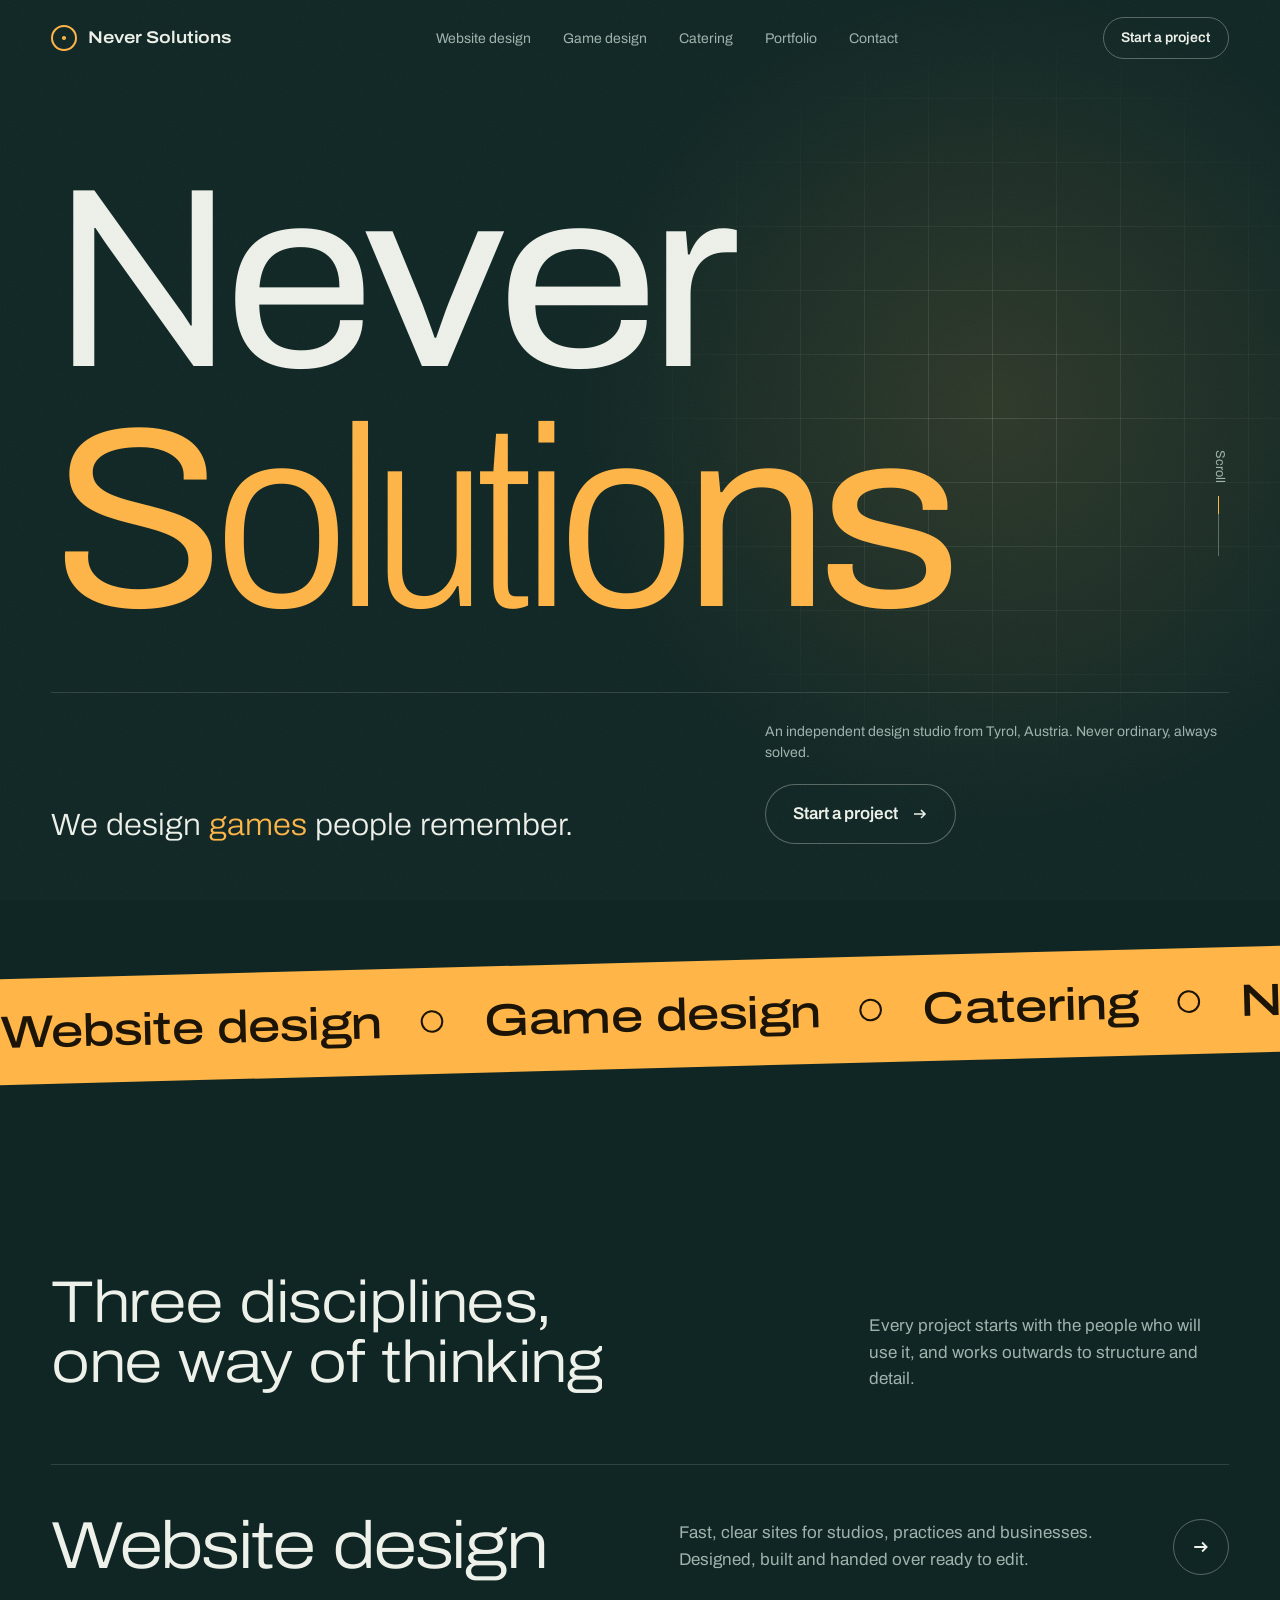
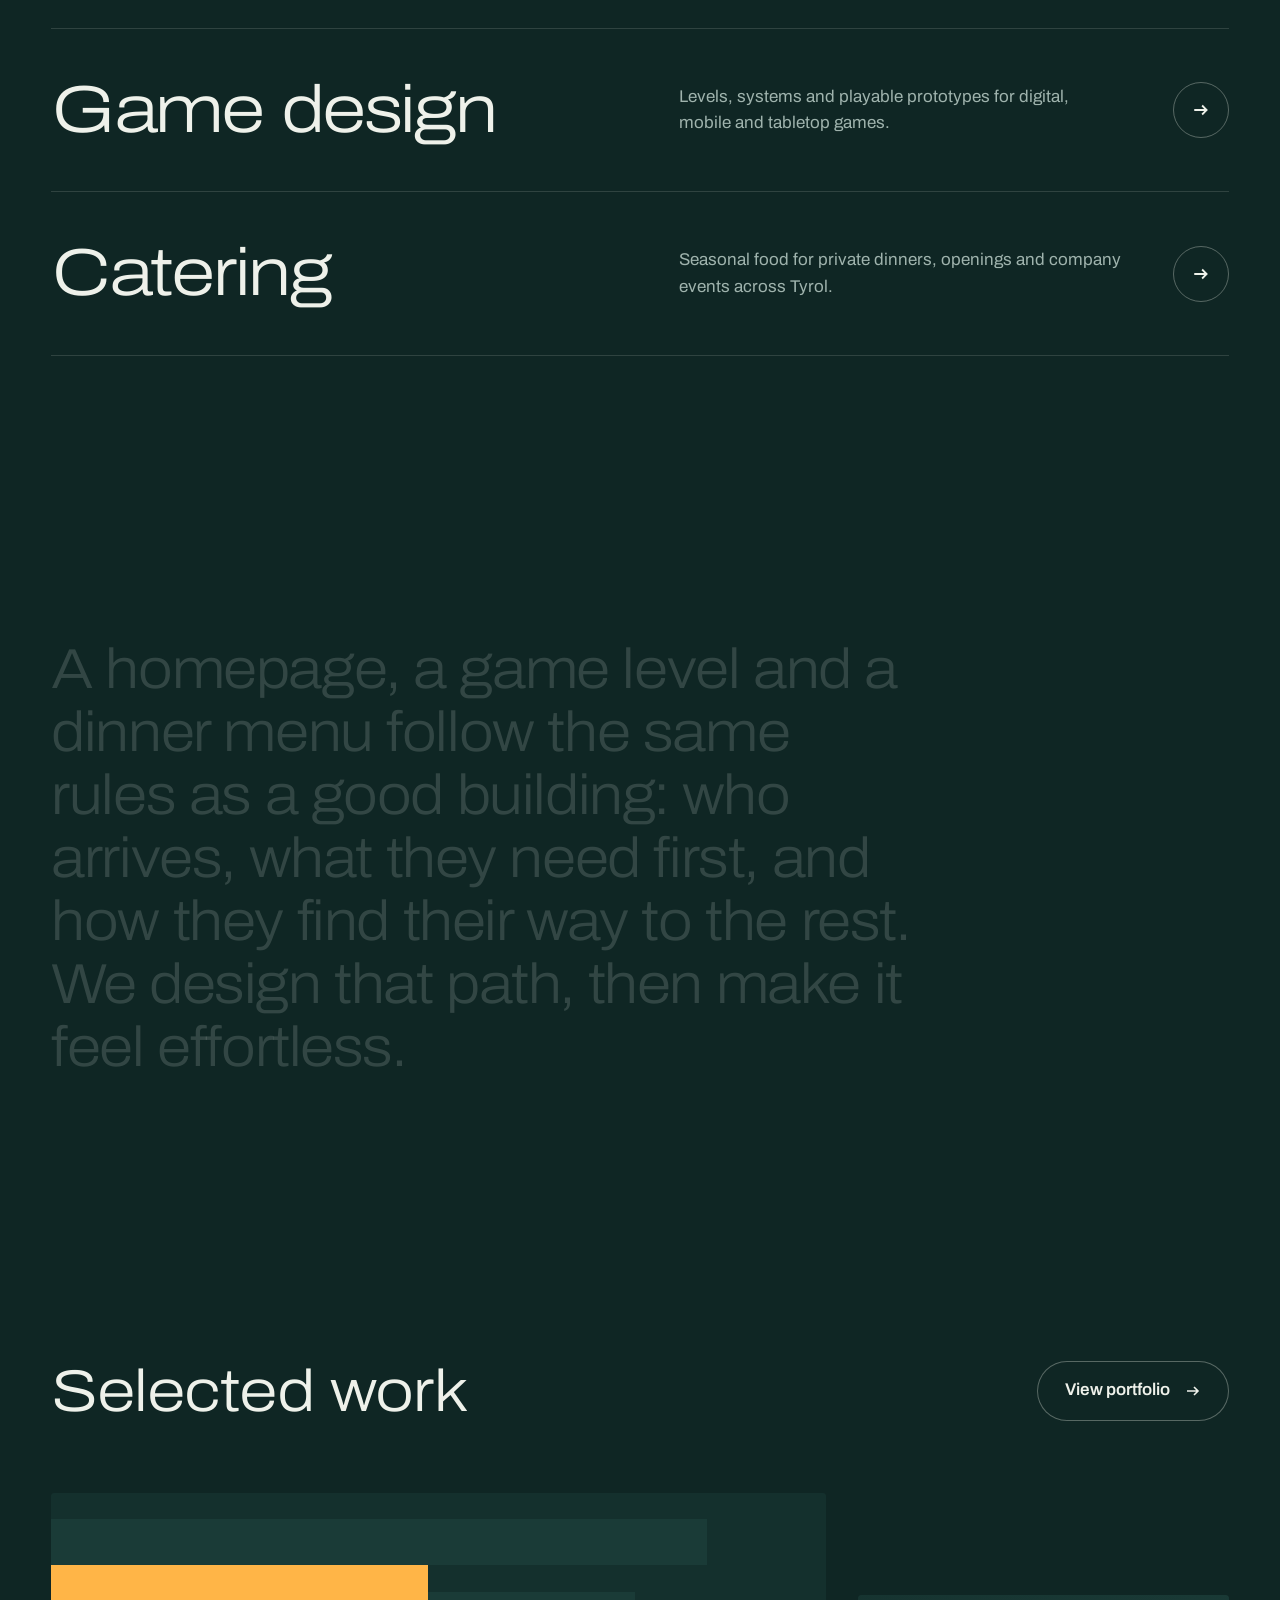
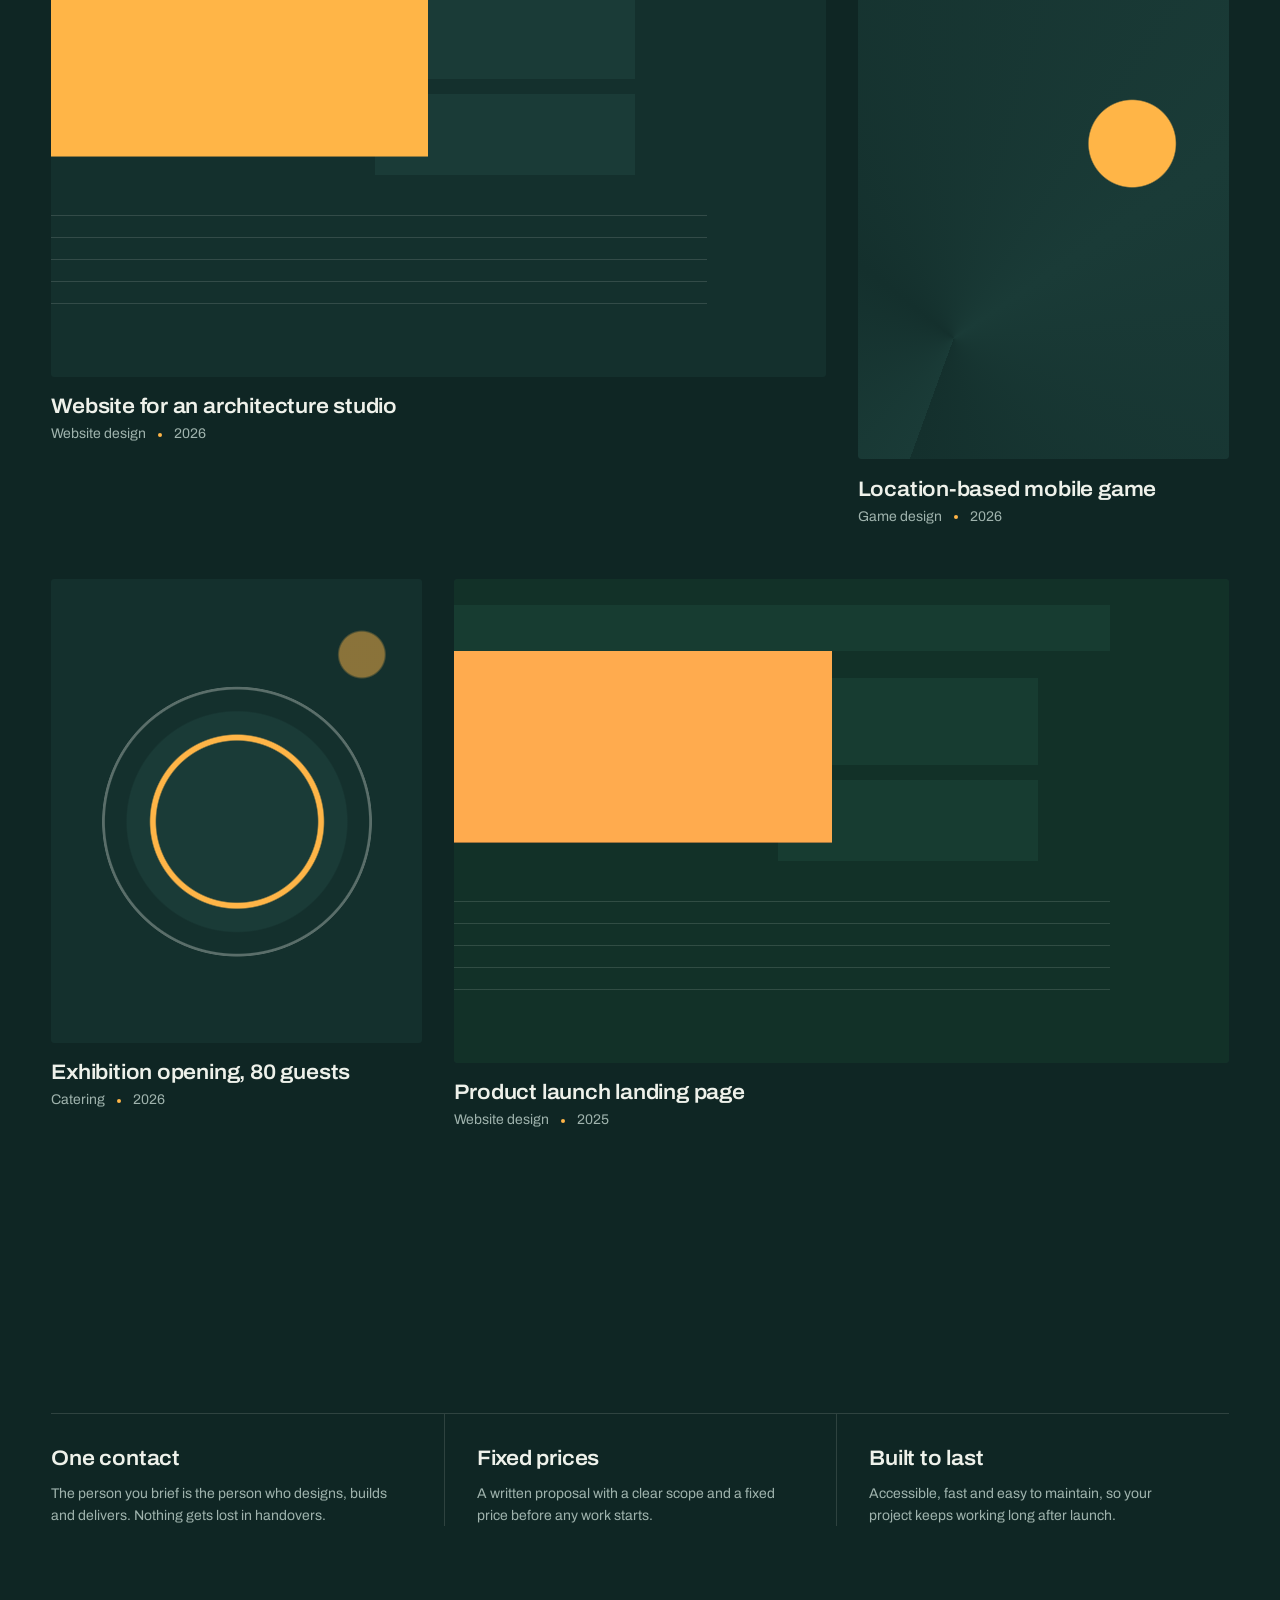
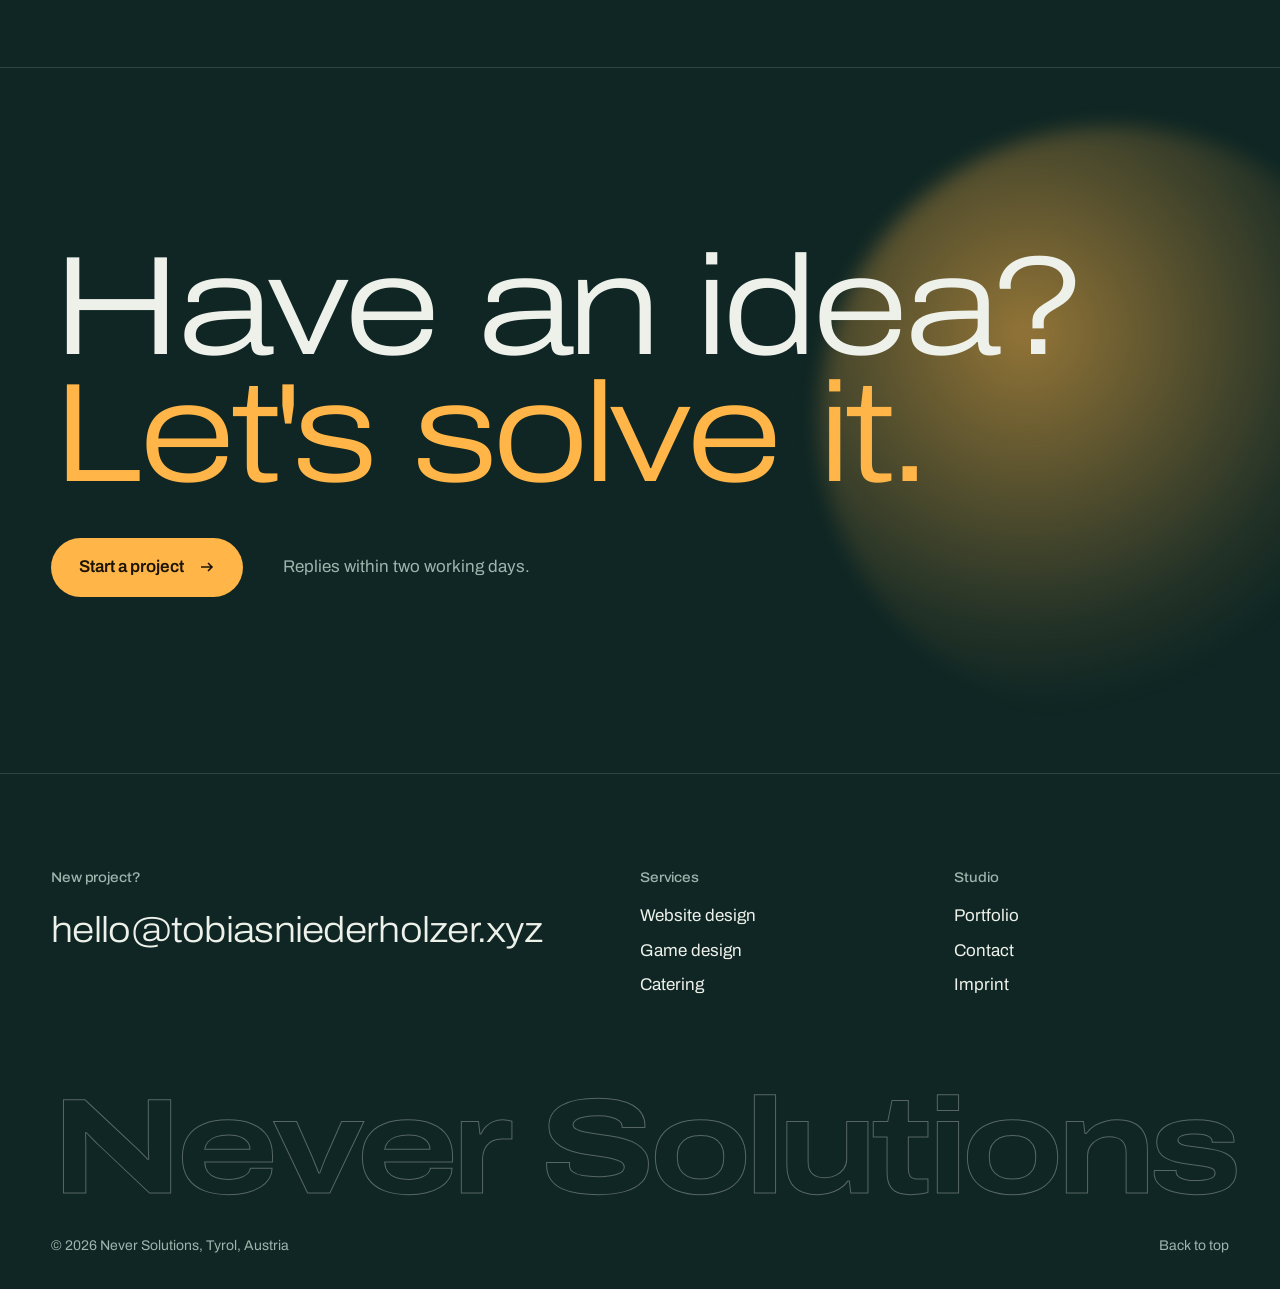
<file: index.html>
<!doctype html>
<html lang="en">
<head>
  <meta charset="utf-8">
  <meta name="viewport" content="width=device-width, initial-scale=1">
  <title>Never Solutions | Website design, game design, catering</title>
  <meta name="description" content="Never Solutions is a design studio from Tyrol, Austria for website design, game design and catering.">
  <meta name="theme-color" content="#0f2624">
  <link rel="canonical" href="https://tobiasniederholzer.xyz/">
  <meta property="og:title" content="Never Solutions | Website design, game design, catering">
  <meta property="og:description" content="Never Solutions is a design studio from Tyrol, Austria for website design, game design and catering.">
  <meta property="og:url" content="https://tobiasniederholzer.xyz/">
  <meta property="og:type" content="website">
  <link rel="icon" href="assets/favicon.svg" type="image/svg+xml">
  <link rel="preconnect" href="https://fonts.googleapis.com">
  <link rel="preconnect" href="https://fonts.gstatic.com" crossorigin>
  <link href="https://fonts.googleapis.com/css2?family=Archivo:wdth,wght@62..125,100..900&display=swap" rel="stylesheet">
  <link rel="stylesheet" href="assets/style.css">
</head>
<body>
  <a class="skip" href="#main">Skip to content</a>
  <div class="curtain" aria-hidden="true"><span>Never Solutions</span></div>

  <header class="site-header">
    <div class="wrap">
      <a class="brand" href="./"><span class="brand-mark" aria-hidden="true"></span>Never Solutions</a>
      <nav class="nav" id="site-nav" aria-label="Main">
        <ul>
          <li><a href="website-design.html">Website design</a></li>
          <li><a href="game-design.html">Game design</a></li>
          <li><a href="catering.html">Catering</a></li>
          <li><a href="portfolio.html">Portfolio</a></li>
          <li><a href="contact.html">Contact</a></li>
        </ul>
      </nav>
      <a class="nav-cta" href="contact.html">Start a project</a>
      <button class="nav-toggle" aria-expanded="false" aria-controls="site-nav"><span>Menu</span><i aria-hidden="true"></i></button>
    </div>
  </header>

  <main id="main">
    <section class="hero">
      <div class="wrap">
        <h1 class="wordmark" aria-label="Never Solutions">
          <span class="line">Never</span>
          <span class="line">Solutions</span>
        </h1>
        <div class="hero-foot">
          <p class="lede">We design
            <span class="rotator" aria-hidden="true"><span>websites</span><span>games</span><span>dinners</span></span><span class="sr-only">websites, games and dinners</span>
            people remember.</p>
          <div class="side">
            <p>An independent design studio from Tyrol, Austria. Never ordinary, always solved.</p>
            <a class="btn ghost" href="contact.html">Start a project <svg viewBox="0 0 16 16" fill="none" aria-hidden="true"><path d="M2 8h11M9 4l4 4-4 4" stroke="currentColor" stroke-width="1.6"/></svg></a>
          </div>
        </div>
      </div>
      <div class="scroll-hint" aria-hidden="true">Scroll</div>
    </section>

    <div class="marquee" aria-hidden="true">
      <div class="marquee-track">
        <span>Website design</span><span>Game design</span><span>Catering</span><span>Never ordinary</span><span>Always solved</span>
        <span>Website design</span><span>Game design</span><span>Catering</span><span>Never ordinary</span><span>Always solved</span>
      </div>
    </div>

    <section class="section" id="services">
      <div class="wrap">
        <div class="section-head">
          <h2 class="split">Three disciplines, one way of thinking</h2>
          <p class="reveal">Every project starts with the people who will use it, and works outwards to structure and detail.</p>
        </div>
        <ul class="rows">
          <li class="row"><a href="website-design.html">
            <span class="row-name">Website design</span>
            <p class="row-desc">Fast, clear sites for studios, practices and businesses. Designed, built and handed over ready to edit.</p>
            <span class="row-go" aria-hidden="true"><svg viewBox="0 0 16 16" fill="none" aria-hidden="true"><path d="M2 8h11M9 4l4 4-4 4" stroke="currentColor" stroke-width="1.6"/></svg></span>
          </a></li>
          <li class="row"><a href="game-design.html">
            <span class="row-name">Game design</span>
            <p class="row-desc">Levels, systems and playable prototypes for digital, mobile and tabletop games.</p>
            <span class="row-go" aria-hidden="true"><svg viewBox="0 0 16 16" fill="none" aria-hidden="true"><path d="M2 8h11M9 4l4 4-4 4" stroke="currentColor" stroke-width="1.6"/></svg></span>
          </a></li>
          <li class="row"><a href="catering.html">
            <span class="row-name">Catering</span>
            <p class="row-desc">Seasonal food for private dinners, openings and company events across Tyrol.</p>
            <span class="row-go" aria-hidden="true"><svg viewBox="0 0 16 16" fill="none" aria-hidden="true"><path d="M2 8h11M9 4l4 4-4 4" stroke="currentColor" stroke-width="1.6"/></svg></span>
          </a></li>
        </ul>
      </div>
    </section>

    <section class="section">
      <div class="wrap">
        <p class="statement">A homepage, a game level and a dinner menu follow the same rules as a good building: who arrives, what they need first, and how they <em>find their way</em> to the rest. We design that path, then make it feel <em>effortless.</em></p>
      </div>
    </section>

    <section class="section">
      <div class="wrap">
        <div class="section-head">
          <h2 class="split">Selected work</h2>
          <a class="btn ghost reveal" href="portfolio.html">View portfolio <svg viewBox="0 0 16 16" fill="none" aria-hidden="true"><path d="M2 8h11M9 4l4 4-4 4" stroke="currentColor" stroke-width="1.6"/></svg></a>
        </div>
        <div class="work-grid">
          <a class="card wide reveal" href="contact.html" data-category="web" data-cursor="Ask">
            <div class="art art-web"><div class="g"></div></div>
            <h3>Website for an architecture studio</h3>
            <p class="meta"><span>Website design</span><span>2026</span></p>
          </a>
          <a class="card offset reveal" href="contact.html" data-category="game" data-cursor="Ask">
            <div class="art art-game"><div class="g"></div></div>
            <h3>Location-based mobile game</h3>
            <p class="meta"><span>Game design</span><span>2026</span></p>
          </a>
          <a class="card reveal" href="contact.html" data-category="catering" data-cursor="Ask">
            <div class="art art-food"><div class="g"></div></div>
            <h3>Exhibition opening, 80 guests</h3>
            <p class="meta"><span>Catering</span><span>2026</span></p>
          </a>
          <a class="card wide reveal" href="contact.html" data-category="web" data-cursor="Ask">
            <div class="art art-web art-alt"><div class="g"></div></div>
            <h3>Product launch landing page</h3>
            <p class="meta"><span>Website design</span><span>2025</span></p>
          </a>
        </div>
      </div>
    </section>

    <section class="section">
      <div class="wrap">
        <div class="principles reveal">
          <div>
            <h3>One contact</h3>
            <p>The person you brief is the person who designs, builds and delivers. Nothing gets lost in handovers.</p>
          </div>
          <div>
            <h3>Fixed prices</h3>
            <p>A written proposal with a clear scope and a fixed price before any work starts.</p>
          </div>
          <div>
            <h3>Built to last</h3>
            <p>Accessible, fast and easy to maintain, so your project keeps working long after launch.</p>
          </div>
        </div>
      </div>
    </section>

    <section class="cta">
      <div class="cta-orb" aria-hidden="true"></div>
      <div class="wrap">
        <h2 class="cta-title">Have an idea?<br><em>Let's solve it.</em></h2>
        <div class="cta-row">
          <a class="btn" href="contact.html">Start a project <svg viewBox="0 0 16 16" fill="none" aria-hidden="true"><path d="M2 8h11M9 4l4 4-4 4" stroke="currentColor" stroke-width="1.6"/></svg></a>
          <p class="muted">Replies within two working days.</p>
        </div>
      </div>
    </section>
  </main>

  <footer class="site-footer">
    <div class="wrap">
      <div class="footer-top">
        <div>
          <h3>New project?</h3>
          <a class="footer-mail" href="mailto:hello@tobiasniederholzer.xyz">hello@tobiasniederholzer.xyz</a>
        </div>
        <div>
          <h3>Services</h3>
          <ul>
            <li><a href="website-design.html">Website design</a></li>
            <li><a href="game-design.html">Game design</a></li>
            <li><a href="catering.html">Catering</a></li>
          </ul>
        </div>
        <div>
          <h3>Studio</h3>
          <ul>
            <li><a href="portfolio.html">Portfolio</a></li>
            <li><a href="contact.html">Contact</a></li>
            <li><a href="imprint.html">Imprint</a></li>
          </ul>
        </div>
      </div>
      <p class="footer-giant" aria-hidden="true">Never Solutions</p>
      <div class="footer-base">
        <span>© <span id="year">2026</span> Never Solutions, Tyrol, Austria</span>
        <button class="to-top" type="button">Back to top</button>
      </div>
    </div>
  </footer>

  <script src="assets/main.js"></script>
</body>
</html>
</file>
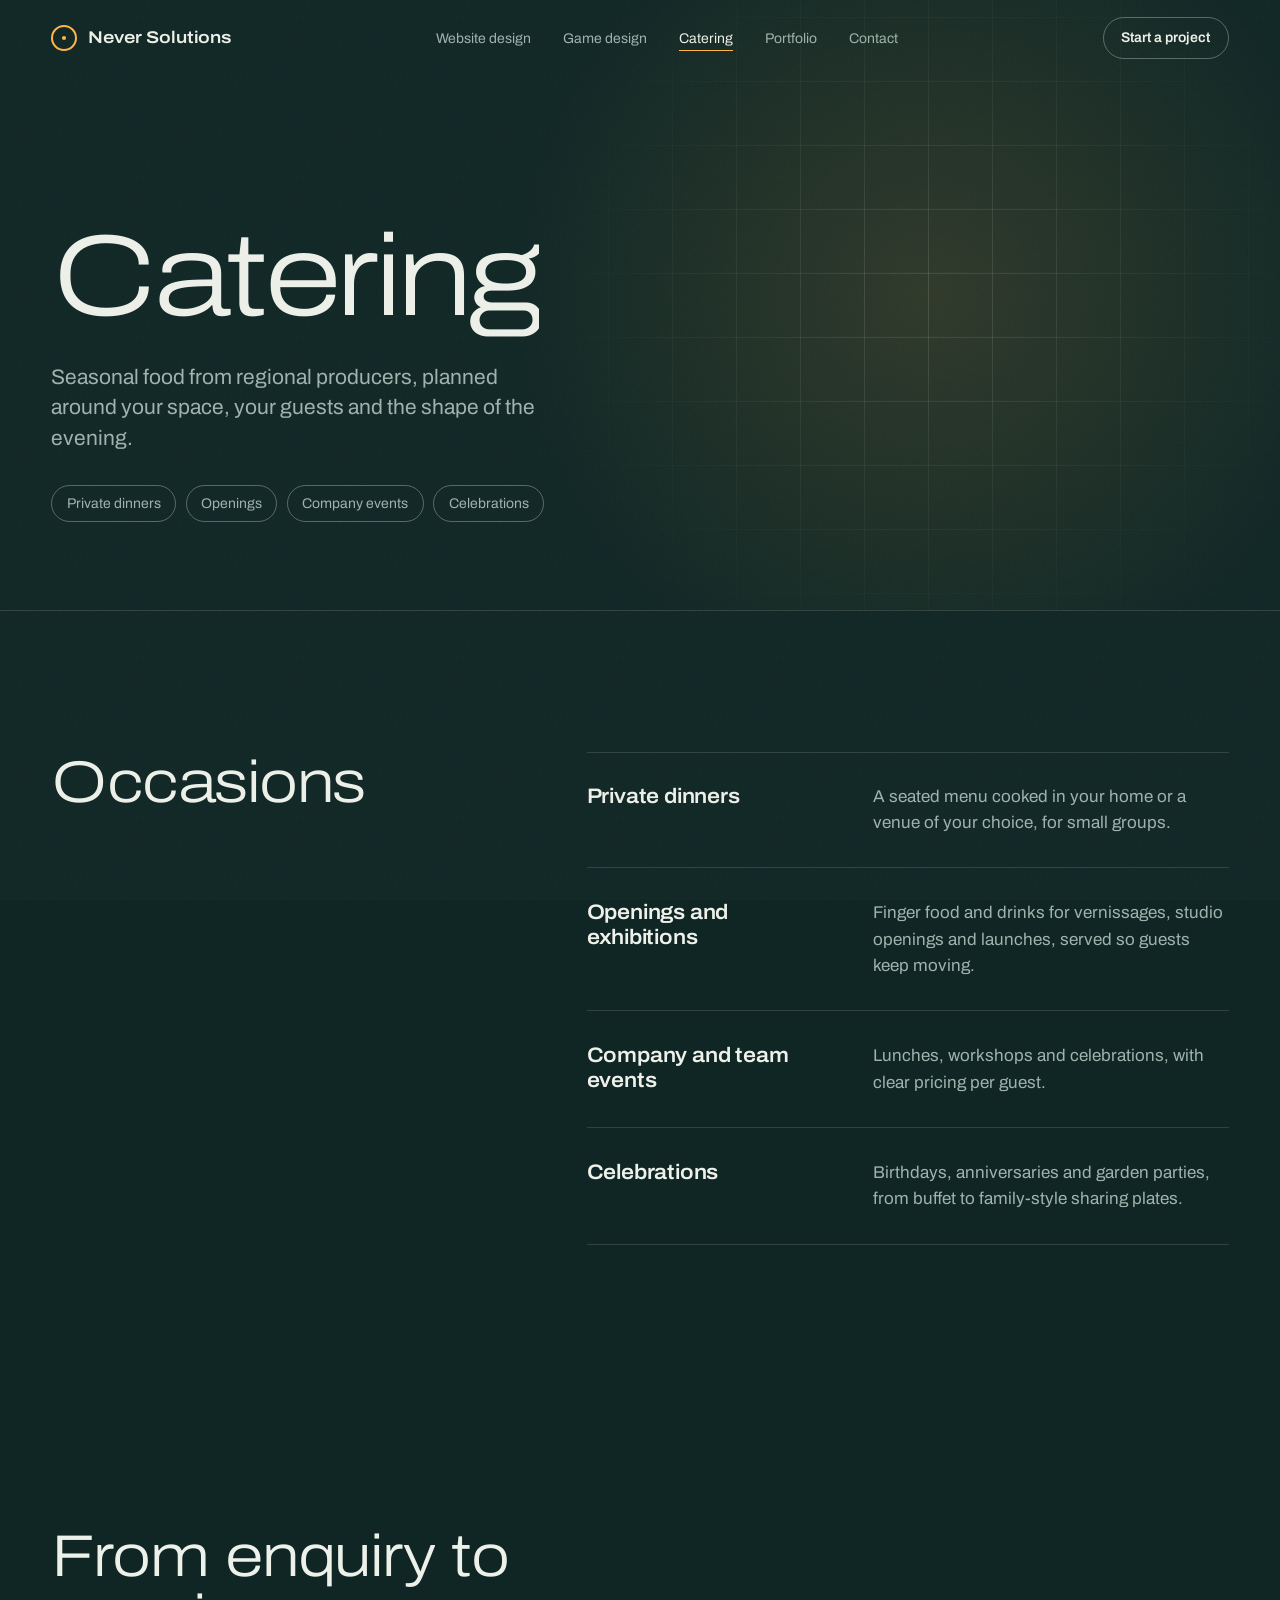
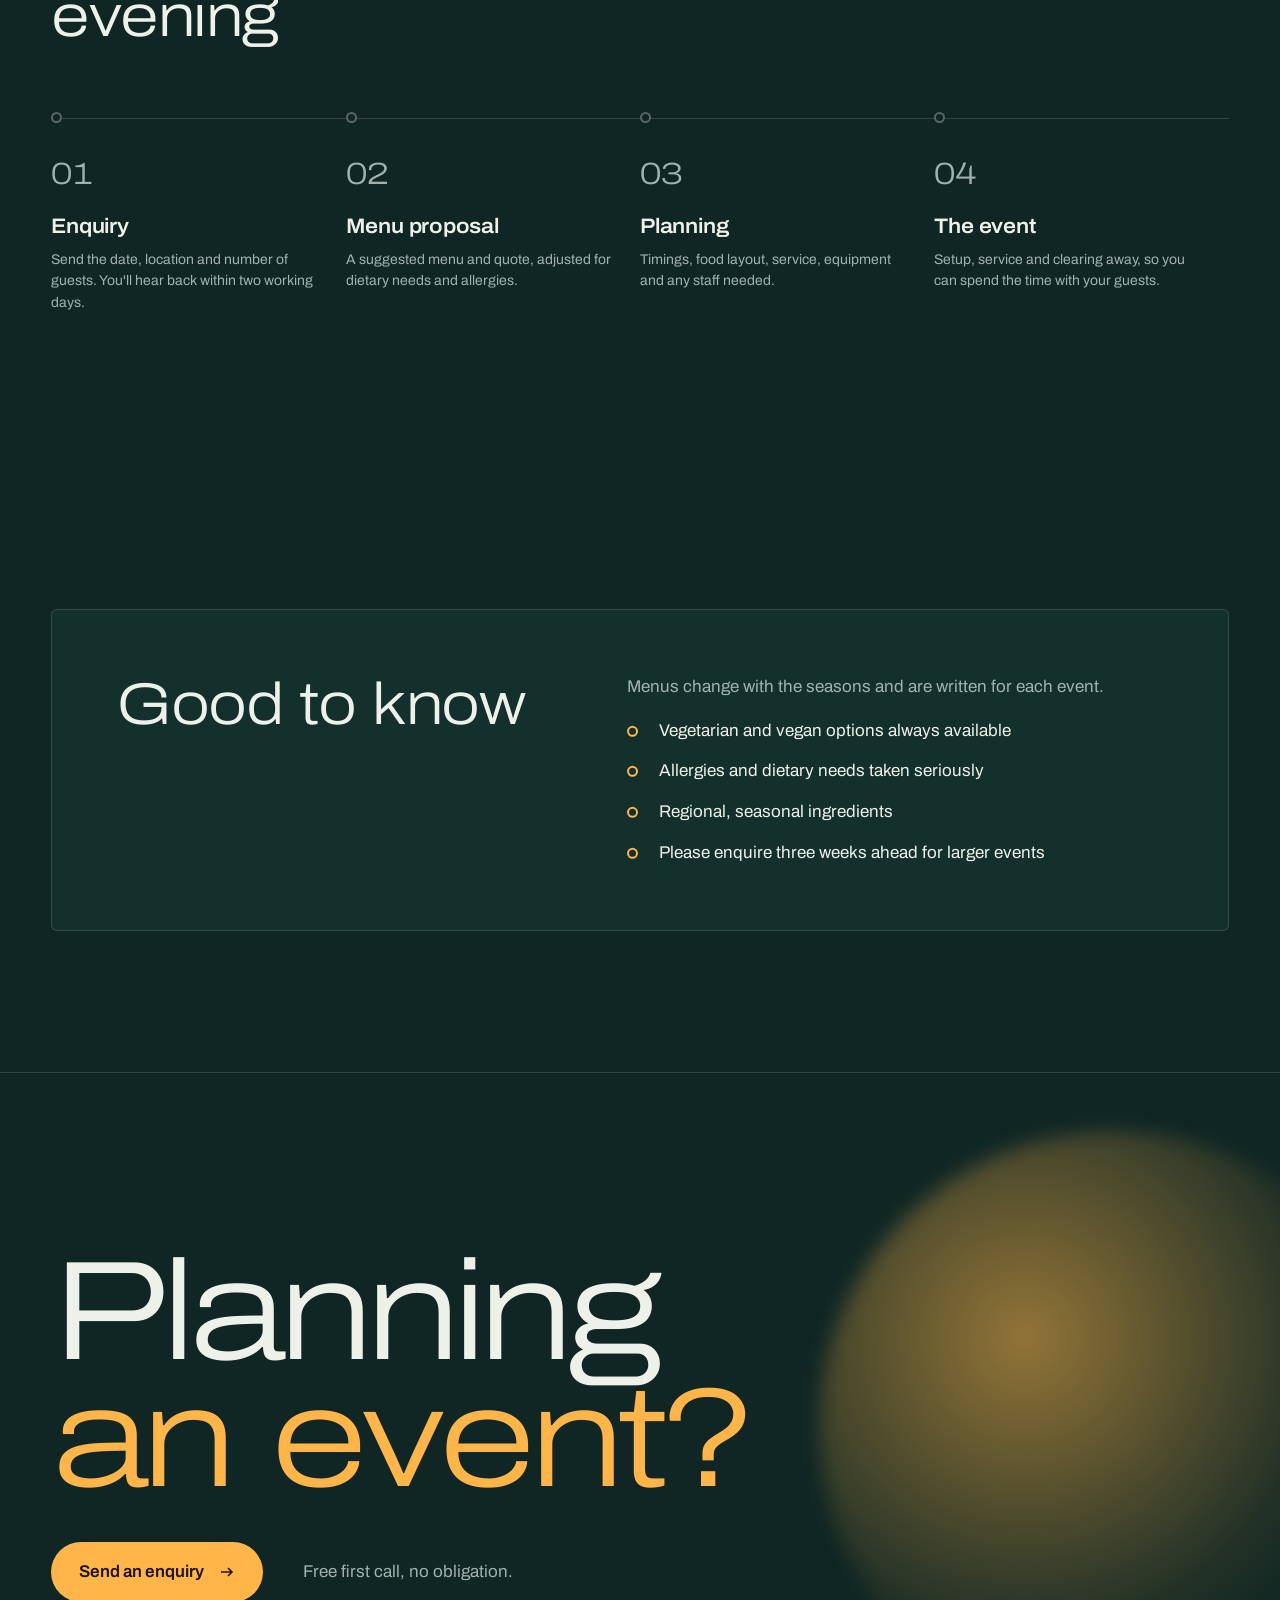
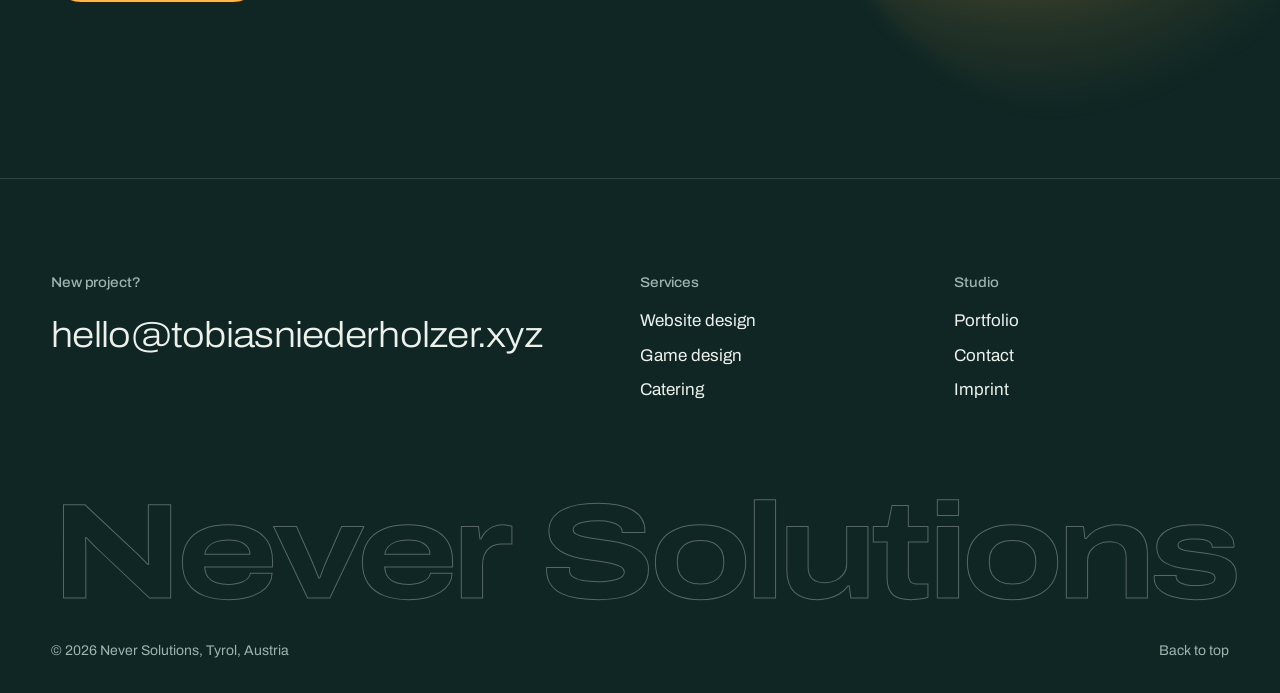
<file: catering.html>
<!doctype html>
<html lang="en">
<head>
  <meta charset="utf-8">
  <meta name="viewport" content="width=device-width, initial-scale=1">
  <title>Catering | Never Solutions</title>
  <meta name="description" content="Seasonal catering for private dinners, openings and company events in Tyrol.">
  <meta name="theme-color" content="#0f2624">
  <link rel="canonical" href="https://tobiasniederholzer.xyz/catering.html">
  <meta property="og:title" content="Catering | Never Solutions">
  <meta property="og:description" content="Seasonal catering for private dinners, openings and company events in Tyrol.">
  <meta property="og:url" content="https://tobiasniederholzer.xyz/catering.html">
  <meta property="og:type" content="website">
  <link rel="icon" href="assets/favicon.svg" type="image/svg+xml">
  <link rel="preconnect" href="https://fonts.googleapis.com">
  <link rel="preconnect" href="https://fonts.gstatic.com" crossorigin>
  <link href="https://fonts.googleapis.com/css2?family=Archivo:wdth,wght@62..125,100..900&display=swap" rel="stylesheet">
  <link rel="stylesheet" href="assets/style.css">
</head>
<body>
  <a class="skip" href="#main">Skip to content</a>
  <div class="curtain" aria-hidden="true"><span>Never Solutions</span></div>

  <header class="site-header">
    <div class="wrap">
      <a class="brand" href="./"><span class="brand-mark" aria-hidden="true"></span>Never Solutions</a>
      <nav class="nav" id="site-nav" aria-label="Main">
        <ul>
          <li><a href="website-design.html">Website design</a></li>
          <li><a href="game-design.html">Game design</a></li>
          <li><a href="catering.html" aria-current="page">Catering</a></li>
          <li><a href="portfolio.html">Portfolio</a></li>
          <li><a href="contact.html">Contact</a></li>
        </ul>
      </nav>
      <a class="nav-cta" href="contact.html">Start a project</a>
      <button class="nav-toggle" aria-expanded="false" aria-controls="site-nav"><span>Menu</span><i aria-hidden="true"></i></button>
    </div>
  </header>

  <main id="main">
    <section class="page-hero">
      <div class="wrap">
        <h1 class="page-title split">Catering</h1>
        <p class="lede reveal">Seasonal food from regional producers, planned around your space, your guests and the shape of the evening.</p>
        <div class="tagline reveal"><span class="chip">Private dinners</span><span class="chip">Openings</span><span class="chip">Company events</span><span class="chip">Celebrations</span></div>
      </div>
    </section>

    <section class="section">
      <div class="wrap split-cols">
        <h2 class="split">Occasions</h2>
        <ul class="offers">
          <li><h3>Private dinners</h3><p>A seated menu cooked in your home or a venue of your choice, for small groups.</p></li>
          <li><h3>Openings and exhibitions</h3><p>Finger food and drinks for vernissages, studio openings and launches, served so guests keep moving.</p></li>
          <li><h3>Company and team events</h3><p>Lunches, workshops and celebrations, with clear pricing per guest.</p></li>
          <li><h3>Celebrations</h3><p>Birthdays, anniversaries and garden parties, from buffet to family-style sharing plates.</p></li>
        </ul>
      </div>
    </section>

    <section class="section">
      <div class="wrap">
        <div class="section-head">
          <h2 class="split">From enquiry to evening</h2>
        </div>
        <ol class="process">
          <li><h3>Enquiry</h3><p>Send the date, location and number of guests. You'll hear back within two working days.</p></li>
          <li><h3>Menu proposal</h3><p>A suggested menu and quote, adjusted for dietary needs and allergies.</p></li>
          <li><h3>Planning</h3><p>Timings, food layout, service, equipment and any staff needed.</p></li>
          <li><h3>The event</h3><p>Setup, service and clearing away, so you can spend the time with your guests.</p></li>
        </ol>
      </div>
    </section>

    <section class="section">
      <div class="wrap">
        <div class="panel reveal">
          <div>
            <h2>Good to know</h2>
          </div>
          <div>
            <p class="muted">Menus change with the seasons and are written for each event.</p>
            <ul class="ticks">
            <li>Vegetarian and vegan options always available</li>
            <li>Allergies and dietary needs taken seriously</li>
            <li>Regional, seasonal ingredients</li>
            <li>Please enquire three weeks ahead for larger events</li>
            </ul>
          </div>
        </div>
      </div>
    </section>

    <section class="cta">
      <div class="cta-orb" aria-hidden="true"></div>
      <div class="wrap">
        <h2 class="cta-title">Planning<br><em>an event?</em></h2>
        <div class="cta-row">
          <a class="btn" href="contact.html?topic=catering">Send an enquiry <svg viewBox="0 0 16 16" fill="none" aria-hidden="true"><path d="M2 8h11M9 4l4 4-4 4" stroke="currentColor" stroke-width="1.6"/></svg></a>
          <p class="muted">Free first call, no obligation.</p>
        </div>
      </div>
    </section>
  </main>

  <footer class="site-footer">
    <div class="wrap">
      <div class="footer-top">
        <div>
          <h3>New project?</h3>
          <a class="footer-mail" href="mailto:hello@tobiasniederholzer.xyz">hello@tobiasniederholzer.xyz</a>
        </div>
        <div>
          <h3>Services</h3>
          <ul>
            <li><a href="website-design.html">Website design</a></li>
            <li><a href="game-design.html">Game design</a></li>
            <li><a href="catering.html">Catering</a></li>
          </ul>
        </div>
        <div>
          <h3>Studio</h3>
          <ul>
            <li><a href="portfolio.html">Portfolio</a></li>
            <li><a href="contact.html">Contact</a></li>
            <li><a href="imprint.html">Imprint</a></li>
          </ul>
        </div>
      </div>
      <p class="footer-giant" aria-hidden="true">Never Solutions</p>
      <div class="footer-base">
        <span>© <span id="year">2026</span> Never Solutions, Tyrol, Austria</span>
        <button class="to-top" type="button">Back to top</button>
      </div>
    </div>
  </footer>

  <script src="assets/main.js"></script>
</body>
</html>
</file>
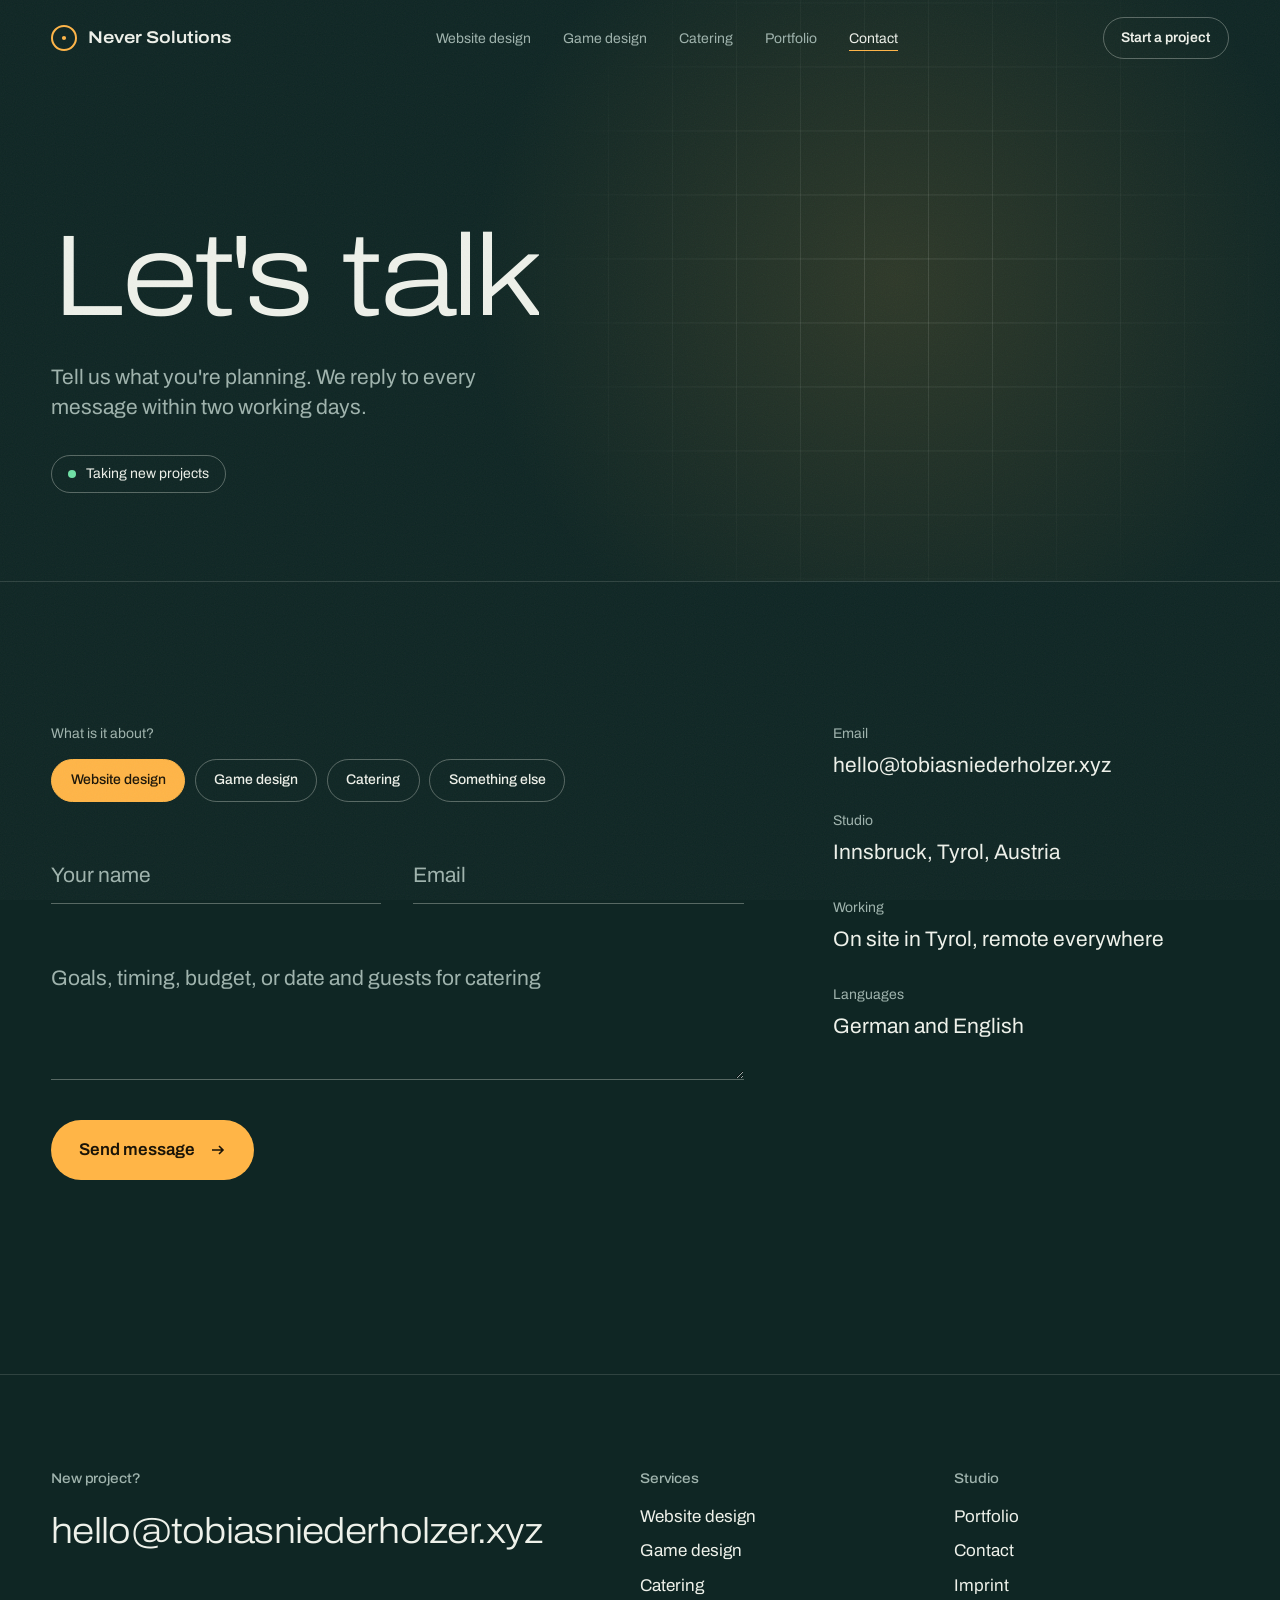
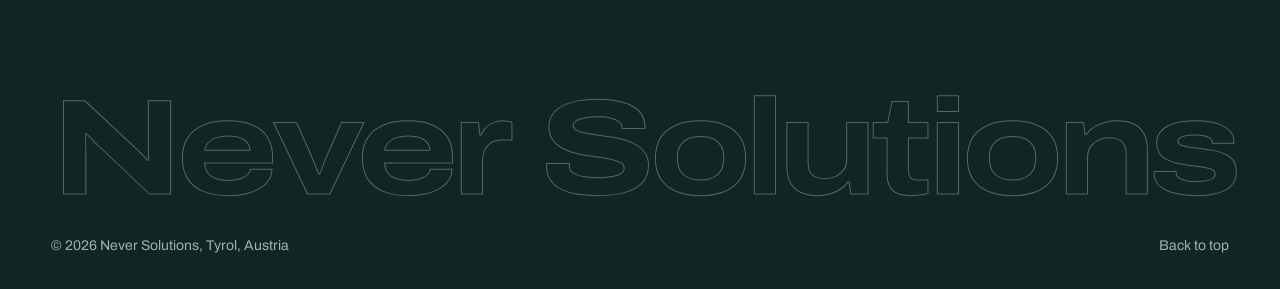
<file: contact.html>
<!doctype html>
<html lang="en">
<head>
  <meta charset="utf-8">
  <meta name="viewport" content="width=device-width, initial-scale=1">
  <title>Contact | Never Solutions</title>
  <meta name="description" content="Start a project with Never Solutions: website design, game design or catering.">
  <meta name="theme-color" content="#0f2624">
  <link rel="canonical" href="https://tobiasniederholzer.xyz/contact.html">
  <meta property="og:title" content="Contact | Never Solutions">
  <meta property="og:description" content="Start a project with Never Solutions: website design, game design or catering.">
  <meta property="og:url" content="https://tobiasniederholzer.xyz/contact.html">
  <meta property="og:type" content="website">
  <link rel="icon" href="assets/favicon.svg" type="image/svg+xml">
  <link rel="preconnect" href="https://fonts.googleapis.com">
  <link rel="preconnect" href="https://fonts.gstatic.com" crossorigin>
  <link href="https://fonts.googleapis.com/css2?family=Archivo:wdth,wght@62..125,100..900&display=swap" rel="stylesheet">
  <link rel="stylesheet" href="assets/style.css">
</head>
<body>
  <a class="skip" href="#main">Skip to content</a>
  <div class="curtain" aria-hidden="true"><span>Never Solutions</span></div>

  <header class="site-header">
    <div class="wrap">
      <a class="brand" href="./"><span class="brand-mark" aria-hidden="true"></span>Never Solutions</a>
      <nav class="nav" id="site-nav" aria-label="Main">
        <ul>
          <li><a href="website-design.html">Website design</a></li>
          <li><a href="game-design.html">Game design</a></li>
          <li><a href="catering.html">Catering</a></li>
          <li><a href="portfolio.html">Portfolio</a></li>
          <li><a href="contact.html" aria-current="page">Contact</a></li>
        </ul>
      </nav>
      <a class="nav-cta" href="contact.html">Start a project</a>
      <button class="nav-toggle" aria-expanded="false" aria-controls="site-nav"><span>Menu</span><i aria-hidden="true"></i></button>
    </div>
  </header>

  <main id="main">
    <section class="page-hero">
      <div class="wrap">
        <h1 class="page-title split">Let's talk</h1>
        <p class="lede reveal">Tell us what you're planning. We reply to every message within two working days.</p>
        <div class="tagline reveal"><span class="status-pill">Taking new projects</span></div>
      </div>
    </section>

    <section class="section">
      <div class="wrap contact-grid">
        <!-- Replace YOUR_FORM_ID with the ID from formspree.io (free plan) -->
        <form id="contact-form" action="https://formspree.io/f/YOUR_FORM_ID" method="POST" class="reveal">
          <fieldset class="topics">
            <legend>What is it about?</legend>
            <input type="radio" id="t-web" name="topic" value="website" checked><label for="t-web">Website design</label>
            <input type="radio" id="t-game" name="topic" value="game"><label for="t-game">Game design</label>
            <input type="radio" id="t-cat" name="topic" value="catering"><label for="t-cat">Catering</label>
            <input type="radio" id="t-other" name="topic" value="other"><label for="t-other">Something else</label>
          </fieldset>

          <div class="row-2">
            <div class="field">
              <input id="name" name="name" type="text" autocomplete="name" placeholder=" " required>
              <label for="name">Your name</label>
            </div>
            <div class="field">
              <input id="email" name="email" type="email" autocomplete="email" placeholder=" " required>
              <label for="email">Email</label>
            </div>
          </div>

          <div class="field">
            <textarea id="message" name="message" placeholder=" " required></textarea>
            <label for="message">Goals, timing, budget, or date and guests for catering</label>
          </div>

          <input type="text" name="_gotcha" tabindex="-1" autocomplete="off" style="display:none" aria-hidden="true">

          <div>
            <button class="btn" type="submit">Send message <svg viewBox="0 0 16 16" fill="none" aria-hidden="true"><path d="M2 8h11M9 4l4 4-4 4" stroke="currentColor" stroke-width="1.6"/></svg></button>
          </div>
          <p id="form-status" class="form-status" role="status" aria-live="polite"></p>
        </form>

        <aside class="details reveal">
          <dl>
            <dt>Email</dt>
            <dd><a href="mailto:hello@tobiasniederholzer.xyz">hello@tobiasniederholzer.xyz</a></dd>
            <dt>Studio</dt>
            <dd>Innsbruck, Tyrol, Austria</dd>
            <dt>Working</dt>
            <dd>On site in Tyrol, remote everywhere</dd>
            <dt>Languages</dt>
            <dd>German and English</dd>
          </dl>
        </aside>
      </div>
    </section>
  </main>

  <footer class="site-footer">
    <div class="wrap">
      <div class="footer-top">
        <div>
          <h3>New project?</h3>
          <a class="footer-mail" href="mailto:hello@tobiasniederholzer.xyz">hello@tobiasniederholzer.xyz</a>
        </div>
        <div>
          <h3>Services</h3>
          <ul>
            <li><a href="website-design.html">Website design</a></li>
            <li><a href="game-design.html">Game design</a></li>
            <li><a href="catering.html">Catering</a></li>
          </ul>
        </div>
        <div>
          <h3>Studio</h3>
          <ul>
            <li><a href="portfolio.html">Portfolio</a></li>
            <li><a href="contact.html">Contact</a></li>
            <li><a href="imprint.html">Imprint</a></li>
          </ul>
        </div>
      </div>
      <p class="footer-giant" aria-hidden="true">Never Solutions</p>
      <div class="footer-base">
        <span>© <span id="year">2026</span> Never Solutions, Tyrol, Austria</span>
        <button class="to-top" type="button">Back to top</button>
      </div>
    </div>
  </footer>

  <script src="assets/main.js"></script>
</body>
</html>
</file>
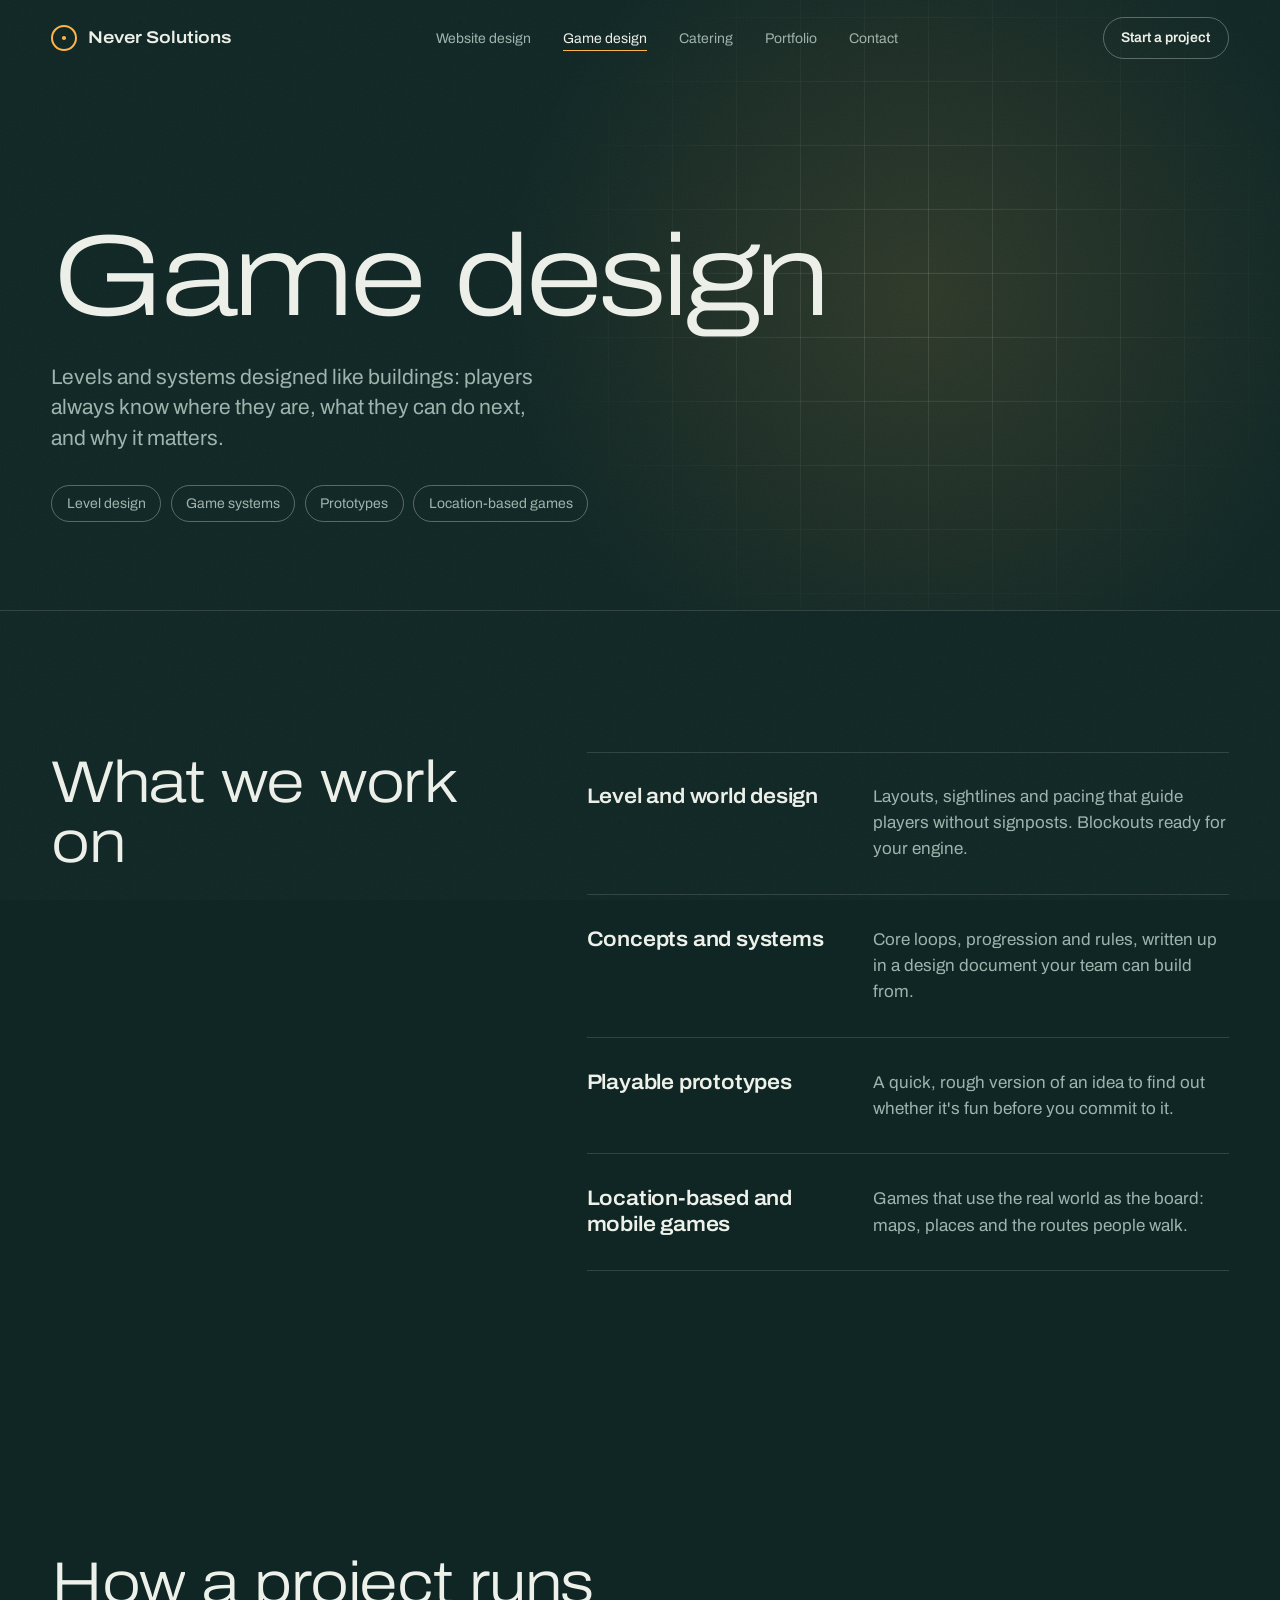
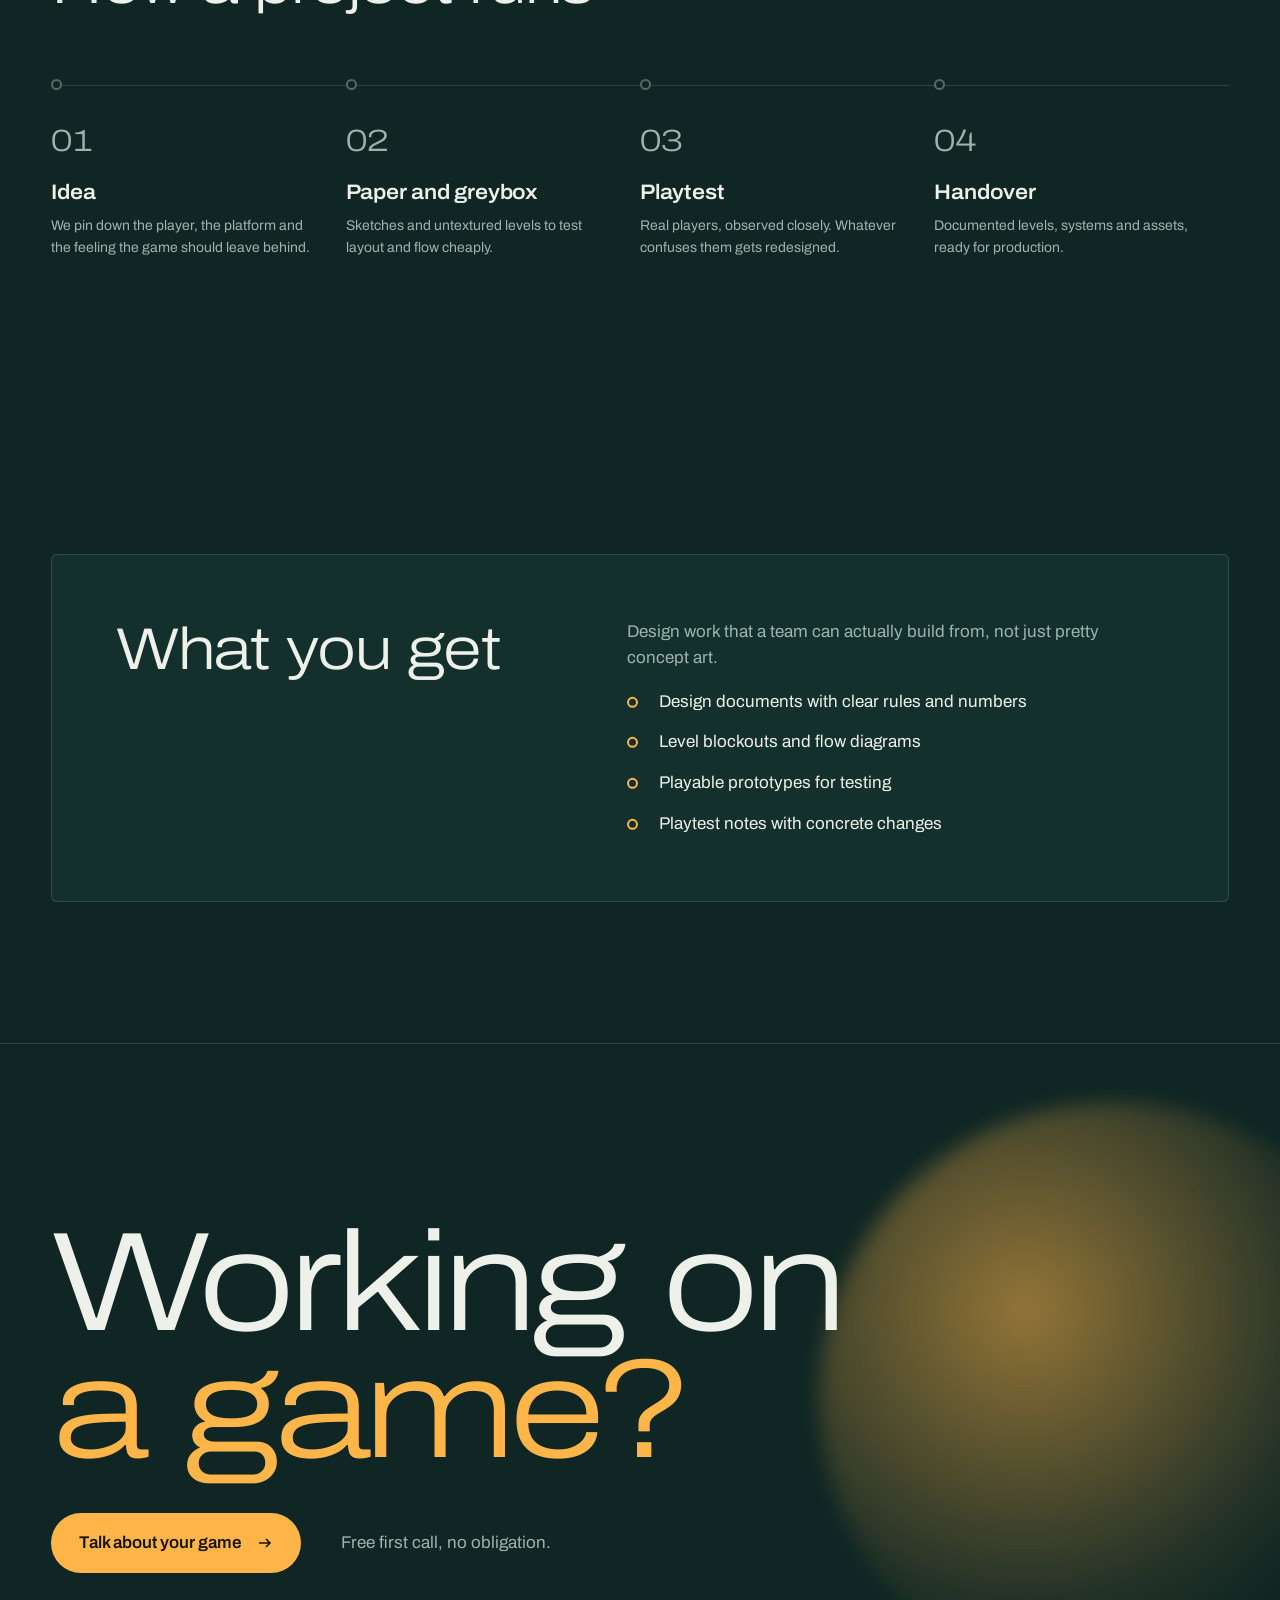
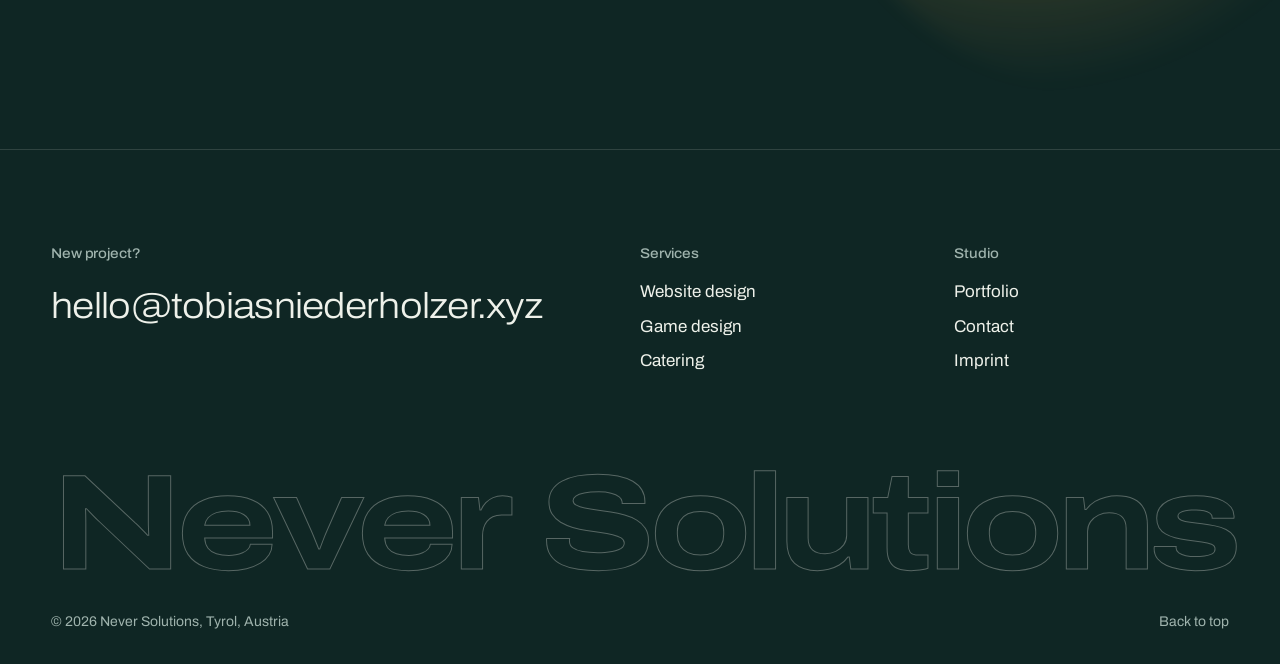
<file: game-design.html>
<!doctype html>
<html lang="en">
<head>
  <meta charset="utf-8">
  <meta name="viewport" content="width=device-width, initial-scale=1">
  <title>Game design | Never Solutions</title>
  <meta name="description" content="Game design, level design and playable prototypes for digital, mobile and tabletop games.">
  <meta name="theme-color" content="#0f2624">
  <link rel="canonical" href="https://tobiasniederholzer.xyz/game-design.html">
  <meta property="og:title" content="Game design | Never Solutions">
  <meta property="og:description" content="Game design, level design and playable prototypes for digital, mobile and tabletop games.">
  <meta property="og:url" content="https://tobiasniederholzer.xyz/game-design.html">
  <meta property="og:type" content="website">
  <link rel="icon" href="assets/favicon.svg" type="image/svg+xml">
  <link rel="preconnect" href="https://fonts.googleapis.com">
  <link rel="preconnect" href="https://fonts.gstatic.com" crossorigin>
  <link href="https://fonts.googleapis.com/css2?family=Archivo:wdth,wght@62..125,100..900&display=swap" rel="stylesheet">
  <link rel="stylesheet" href="assets/style.css">
</head>
<body>
  <a class="skip" href="#main">Skip to content</a>
  <div class="curtain" aria-hidden="true"><span>Never Solutions</span></div>

  <header class="site-header">
    <div class="wrap">
      <a class="brand" href="./"><span class="brand-mark" aria-hidden="true"></span>Never Solutions</a>
      <nav class="nav" id="site-nav" aria-label="Main">
        <ul>
          <li><a href="website-design.html">Website design</a></li>
          <li><a href="game-design.html" aria-current="page">Game design</a></li>
          <li><a href="catering.html">Catering</a></li>
          <li><a href="portfolio.html">Portfolio</a></li>
          <li><a href="contact.html">Contact</a></li>
        </ul>
      </nav>
      <a class="nav-cta" href="contact.html">Start a project</a>
      <button class="nav-toggle" aria-expanded="false" aria-controls="site-nav"><span>Menu</span><i aria-hidden="true"></i></button>
    </div>
  </header>

  <main id="main">
    <section class="page-hero">
      <div class="wrap">
        <h1 class="page-title split">Game design</h1>
        <p class="lede reveal">Levels and systems designed like buildings: players always know where they are, what they can do next, and why it matters.</p>
        <div class="tagline reveal"><span class="chip">Level design</span><span class="chip">Game systems</span><span class="chip">Prototypes</span><span class="chip">Location-based games</span></div>
      </div>
    </section>

    <section class="section">
      <div class="wrap split-cols">
        <h2 class="split">What we work on</h2>
        <ul class="offers">
          <li><h3>Level and world design</h3><p>Layouts, sightlines and pacing that guide players without signposts. Blockouts ready for your engine.</p></li>
          <li><h3>Concepts and systems</h3><p>Core loops, progression and rules, written up in a design document your team can build from.</p></li>
          <li><h3>Playable prototypes</h3><p>A quick, rough version of an idea to find out whether it's fun before you commit to it.</p></li>
          <li><h3>Location-based and mobile games</h3><p>Games that use the real world as the board: maps, places and the routes people walk.</p></li>
        </ul>
      </div>
    </section>

    <section class="section">
      <div class="wrap">
        <div class="section-head">
          <h2 class="split">How a project runs</h2>
        </div>
        <ol class="process">
          <li><h3>Idea</h3><p>We pin down the player, the platform and the feeling the game should leave behind.</p></li>
          <li><h3>Paper and greybox</h3><p>Sketches and untextured levels to test layout and flow cheaply.</p></li>
          <li><h3>Playtest</h3><p>Real players, observed closely. Whatever confuses them gets redesigned.</p></li>
          <li><h3>Handover</h3><p>Documented levels, systems and assets, ready for production.</p></li>
        </ol>
      </div>
    </section>

    <section class="section">
      <div class="wrap">
        <div class="panel reveal">
          <div>
            <h2>What you get</h2>
          </div>
          <div>
            <p class="muted">Design work that a team can actually build from, not just pretty concept art.</p>
            <ul class="ticks">
            <li>Design documents with clear rules and numbers</li>
            <li>Level blockouts and flow diagrams</li>
            <li>Playable prototypes for testing</li>
            <li>Playtest notes with concrete changes</li>
            </ul>
          </div>
        </div>
      </div>
    </section>

    <section class="cta">
      <div class="cta-orb" aria-hidden="true"></div>
      <div class="wrap">
        <h2 class="cta-title">Working on<br><em>a game?</em></h2>
        <div class="cta-row">
          <a class="btn" href="contact.html?topic=game">Talk about your game <svg viewBox="0 0 16 16" fill="none" aria-hidden="true"><path d="M2 8h11M9 4l4 4-4 4" stroke="currentColor" stroke-width="1.6"/></svg></a>
          <p class="muted">Free first call, no obligation.</p>
        </div>
      </div>
    </section>
  </main>

  <footer class="site-footer">
    <div class="wrap">
      <div class="footer-top">
        <div>
          <h3>New project?</h3>
          <a class="footer-mail" href="mailto:hello@tobiasniederholzer.xyz">hello@tobiasniederholzer.xyz</a>
        </div>
        <div>
          <h3>Services</h3>
          <ul>
            <li><a href="website-design.html">Website design</a></li>
            <li><a href="game-design.html">Game design</a></li>
            <li><a href="catering.html">Catering</a></li>
          </ul>
        </div>
        <div>
          <h3>Studio</h3>
          <ul>
            <li><a href="portfolio.html">Portfolio</a></li>
            <li><a href="contact.html">Contact</a></li>
            <li><a href="imprint.html">Imprint</a></li>
          </ul>
        </div>
      </div>
      <p class="footer-giant" aria-hidden="true">Never Solutions</p>
      <div class="footer-base">
        <span>© <span id="year">2026</span> Never Solutions, Tyrol, Austria</span>
        <button class="to-top" type="button">Back to top</button>
      </div>
    </div>
  </footer>

  <script src="assets/main.js"></script>
</body>
</html>
</file>
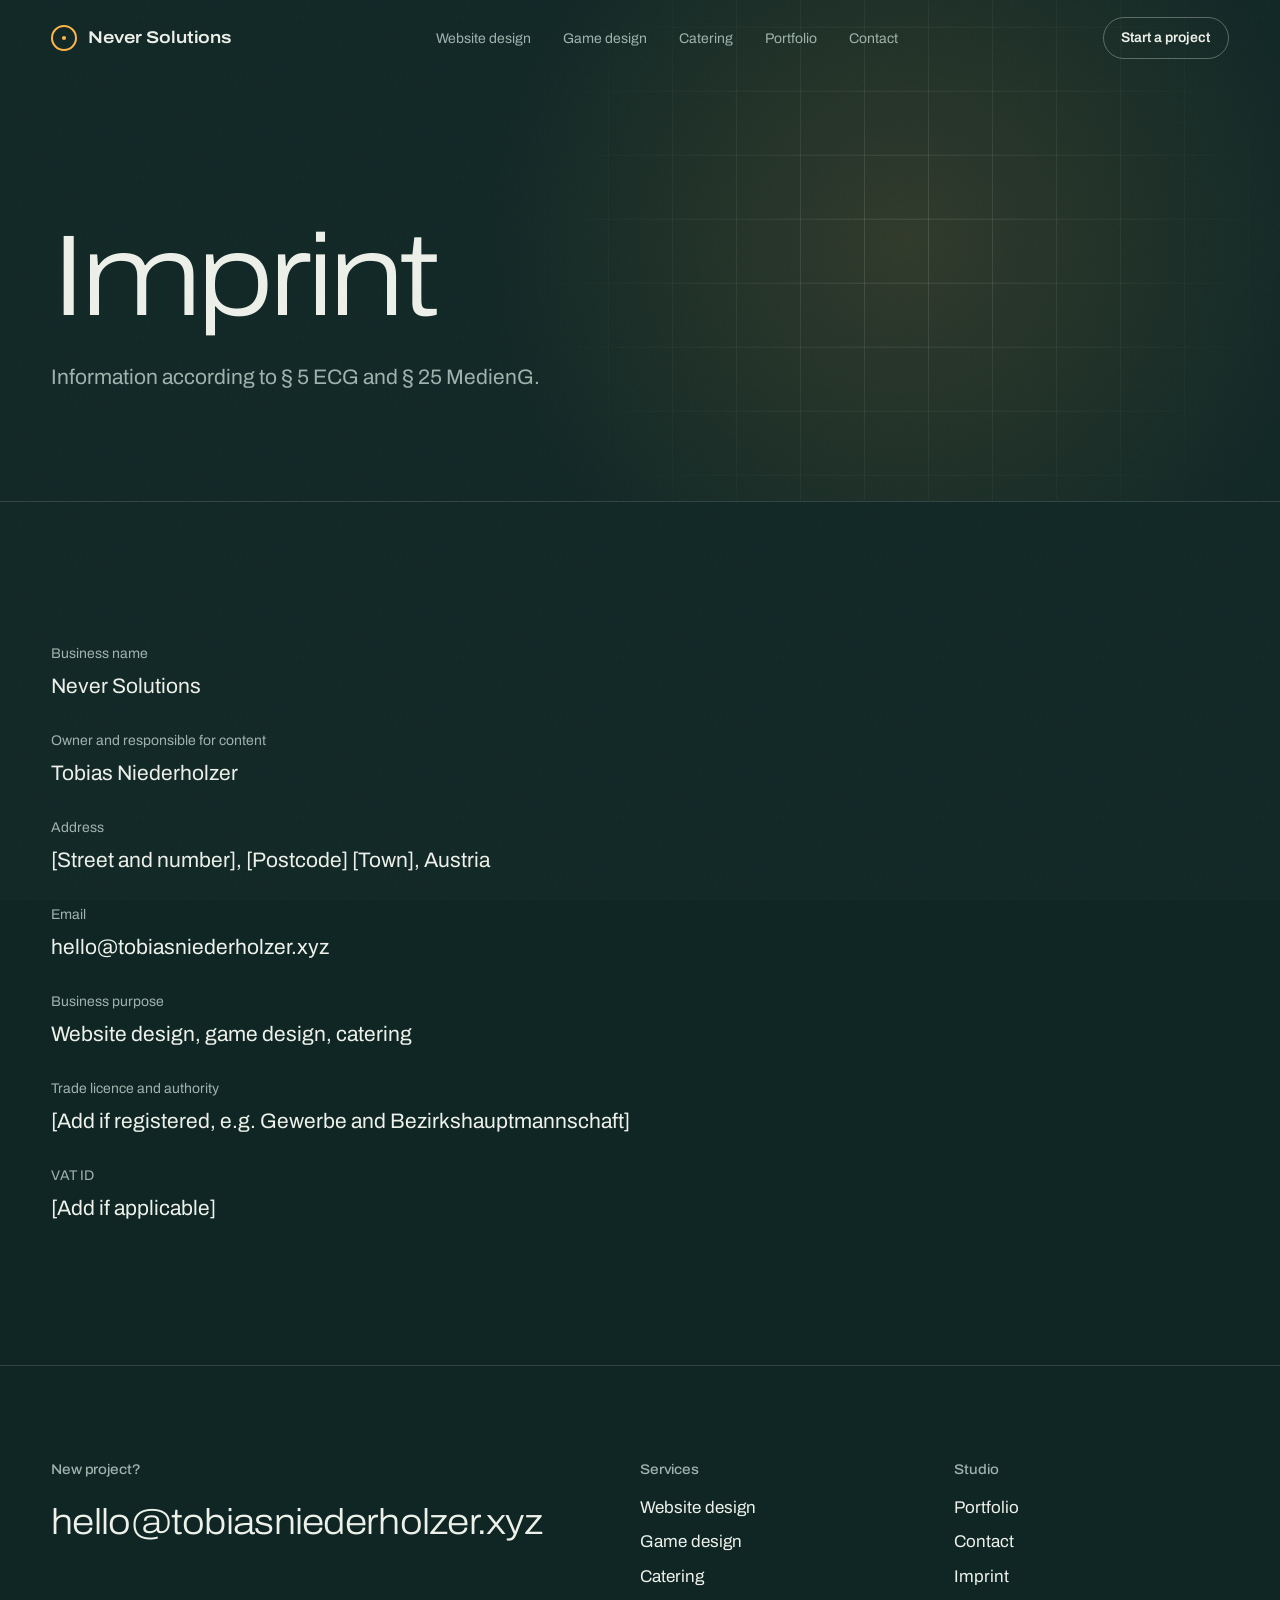
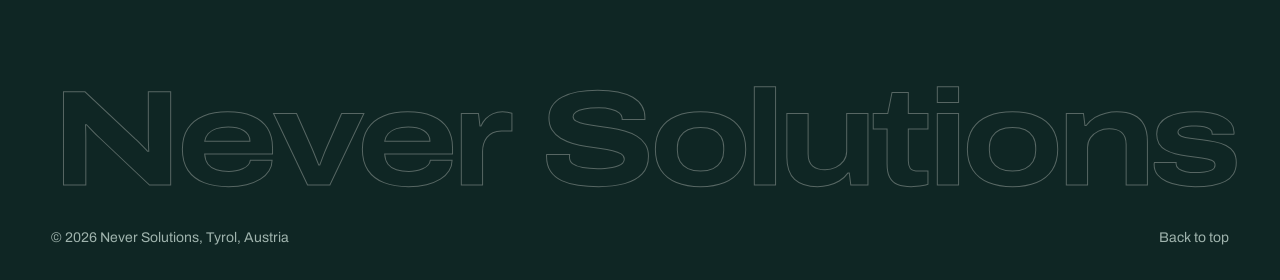
<file: imprint.html>
<!doctype html>
<html lang="en">
<head>
  <meta charset="utf-8">
  <meta name="viewport" content="width=device-width, initial-scale=1">
  <title>Imprint | Never Solutions</title>
  <meta name="description" content="Imprint of Never Solutions.">
  <meta name="robots" content="noindex">
  <meta name="theme-color" content="#0f2624">
  <link rel="canonical" href="https://tobiasniederholzer.xyz/imprint.html">
  <meta property="og:title" content="Imprint | Never Solutions">
  <meta property="og:description" content="Imprint of Never Solutions.">
  <meta property="og:url" content="https://tobiasniederholzer.xyz/imprint.html">
  <meta property="og:type" content="website">
  <link rel="icon" href="assets/favicon.svg" type="image/svg+xml">
  <link rel="preconnect" href="https://fonts.googleapis.com">
  <link rel="preconnect" href="https://fonts.gstatic.com" crossorigin>
  <link href="https://fonts.googleapis.com/css2?family=Archivo:wdth,wght@62..125,100..900&display=swap" rel="stylesheet">
  <link rel="stylesheet" href="assets/style.css">
</head>
<body>
  <a class="skip" href="#main">Skip to content</a>
  <div class="curtain" aria-hidden="true"><span>Never Solutions</span></div>

  <header class="site-header">
    <div class="wrap">
      <a class="brand" href="./"><span class="brand-mark" aria-hidden="true"></span>Never Solutions</a>
      <nav class="nav" id="site-nav" aria-label="Main">
        <ul>
          <li><a href="website-design.html">Website design</a></li>
          <li><a href="game-design.html">Game design</a></li>
          <li><a href="catering.html">Catering</a></li>
          <li><a href="portfolio.html">Portfolio</a></li>
          <li><a href="contact.html">Contact</a></li>
        </ul>
      </nav>
      <a class="nav-cta" href="contact.html">Start a project</a>
      <button class="nav-toggle" aria-expanded="false" aria-controls="site-nav"><span>Menu</span><i aria-hidden="true"></i></button>
    </div>
  </header>

  <main id="main">
    <section class="page-hero">
      <div class="wrap">
        <h1 class="page-title split">Imprint</h1>
        <p class="lede">Information according to § 5 ECG and § 25 MedienG.</p>
      </div>
    </section>

    <section class="section">
      <div class="wrap details">
        <!-- Fill in your real details before going live. -->
        <dl>
          <dt>Business name</dt>
          <dd>Never Solutions</dd>
          <dt>Owner and responsible for content</dt>
          <dd>Tobias Niederholzer</dd>
          <dt>Address</dt>
          <dd>[Street and number], [Postcode] [Town], Austria</dd>
          <dt>Email</dt>
          <dd><a href="mailto:hello@tobiasniederholzer.xyz">hello@tobiasniederholzer.xyz</a></dd>
          <dt>Business purpose</dt>
          <dd>Website design, game design, catering</dd>
          <dt>Trade licence and authority</dt>
          <dd>[Add if registered, e.g. Gewerbe and Bezirkshauptmannschaft]</dd>
          <dt>VAT ID</dt>
          <dd>[Add if applicable]</dd>
        </dl>
      </div>
    </section>
  </main>

  <footer class="site-footer">
    <div class="wrap">
      <div class="footer-top">
        <div>
          <h3>New project?</h3>
          <a class="footer-mail" href="mailto:hello@tobiasniederholzer.xyz">hello@tobiasniederholzer.xyz</a>
        </div>
        <div>
          <h3>Services</h3>
          <ul>
            <li><a href="website-design.html">Website design</a></li>
            <li><a href="game-design.html">Game design</a></li>
            <li><a href="catering.html">Catering</a></li>
          </ul>
        </div>
        <div>
          <h3>Studio</h3>
          <ul>
            <li><a href="portfolio.html">Portfolio</a></li>
            <li><a href="contact.html">Contact</a></li>
            <li><a href="imprint.html">Imprint</a></li>
          </ul>
        </div>
      </div>
      <p class="footer-giant" aria-hidden="true">Never Solutions</p>
      <div class="footer-base">
        <span>© <span id="year">2026</span> Never Solutions, Tyrol, Austria</span>
        <button class="to-top" type="button">Back to top</button>
      </div>
    </div>
  </footer>

  <script src="assets/main.js"></script>
</body>
</html>
</file>
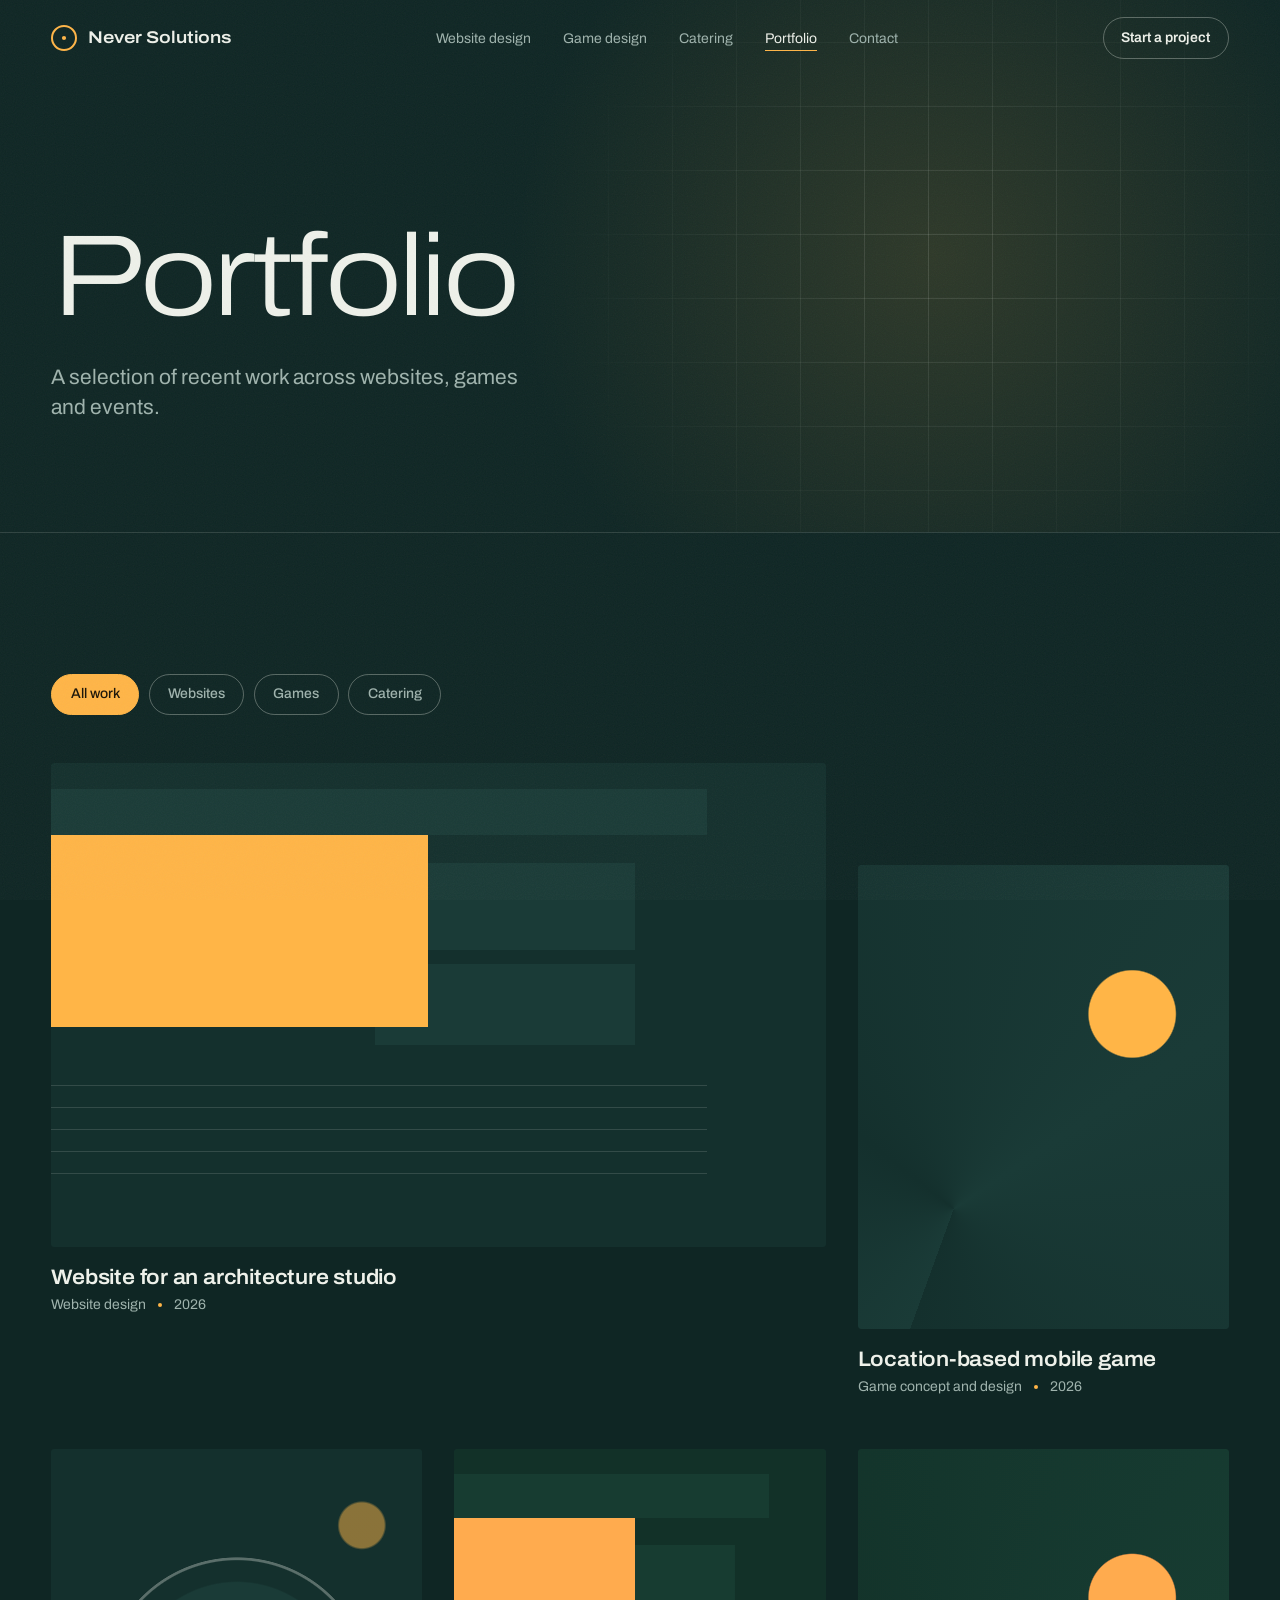
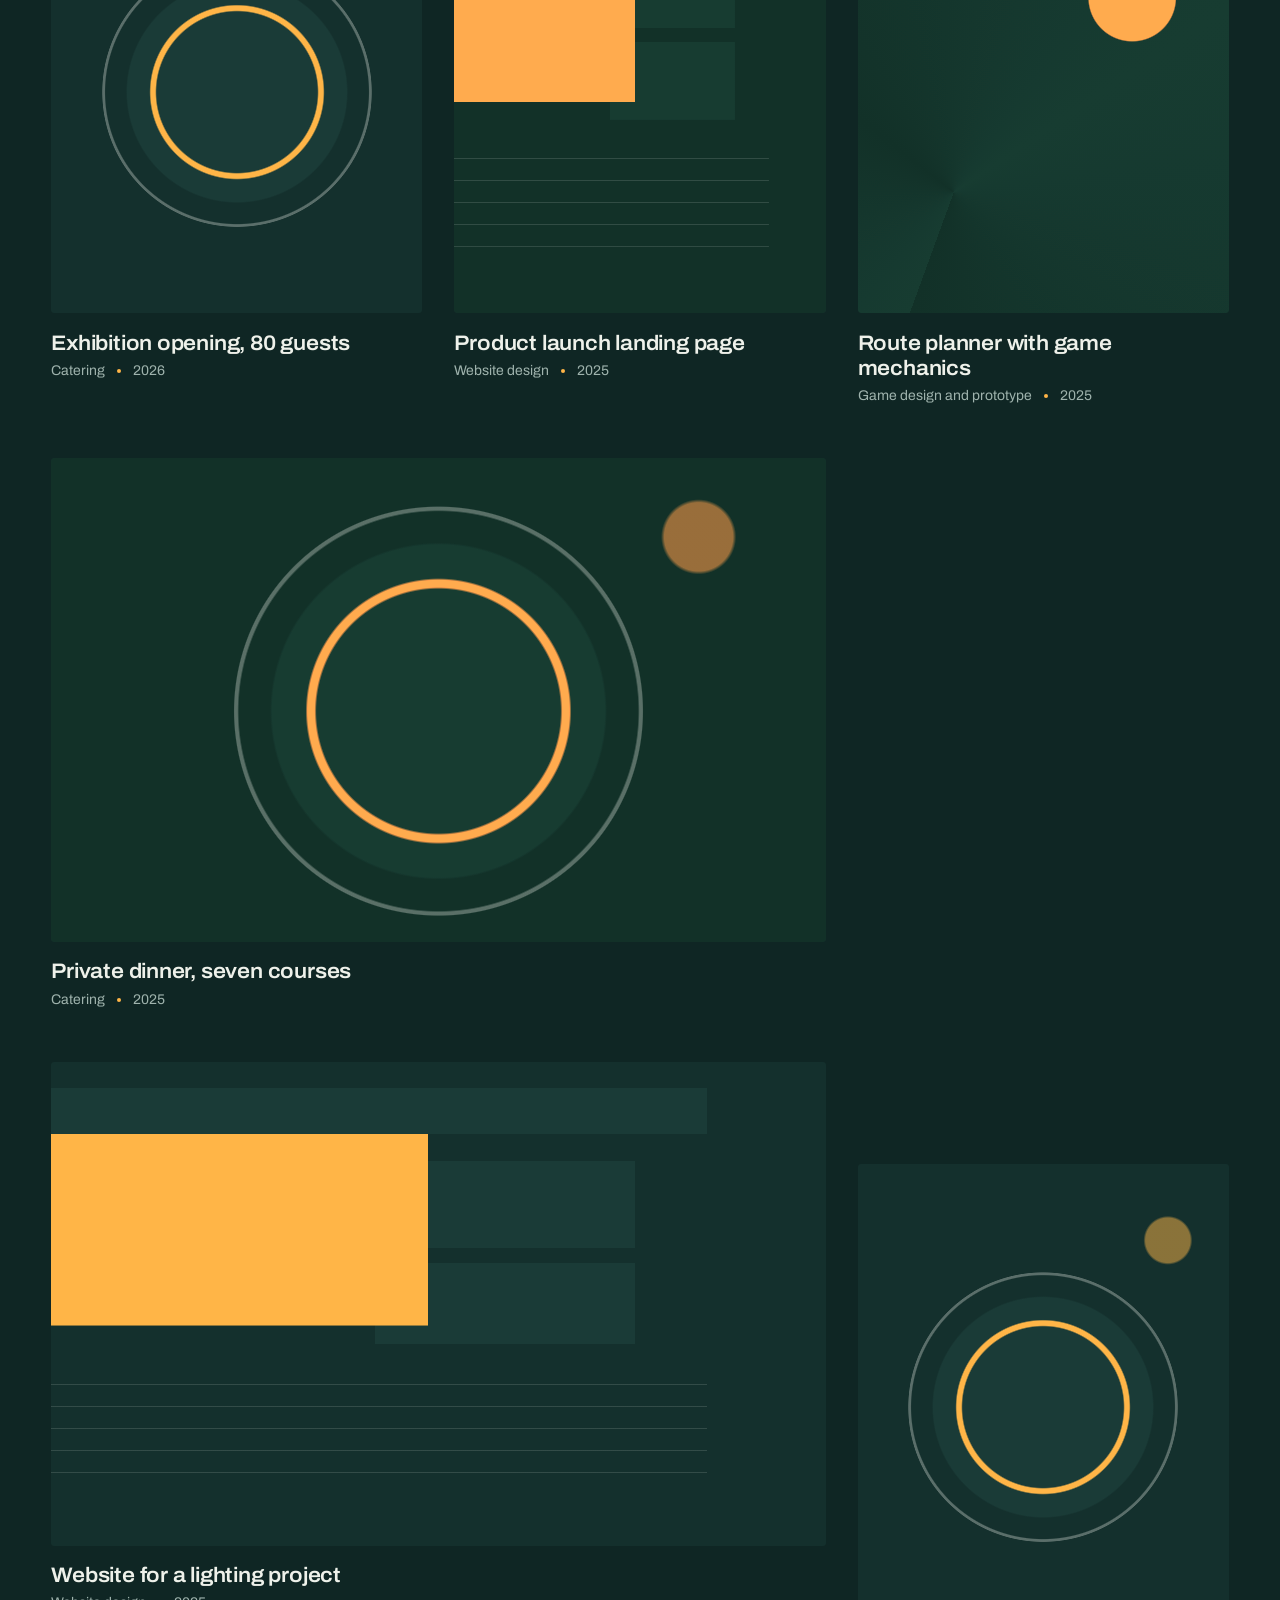
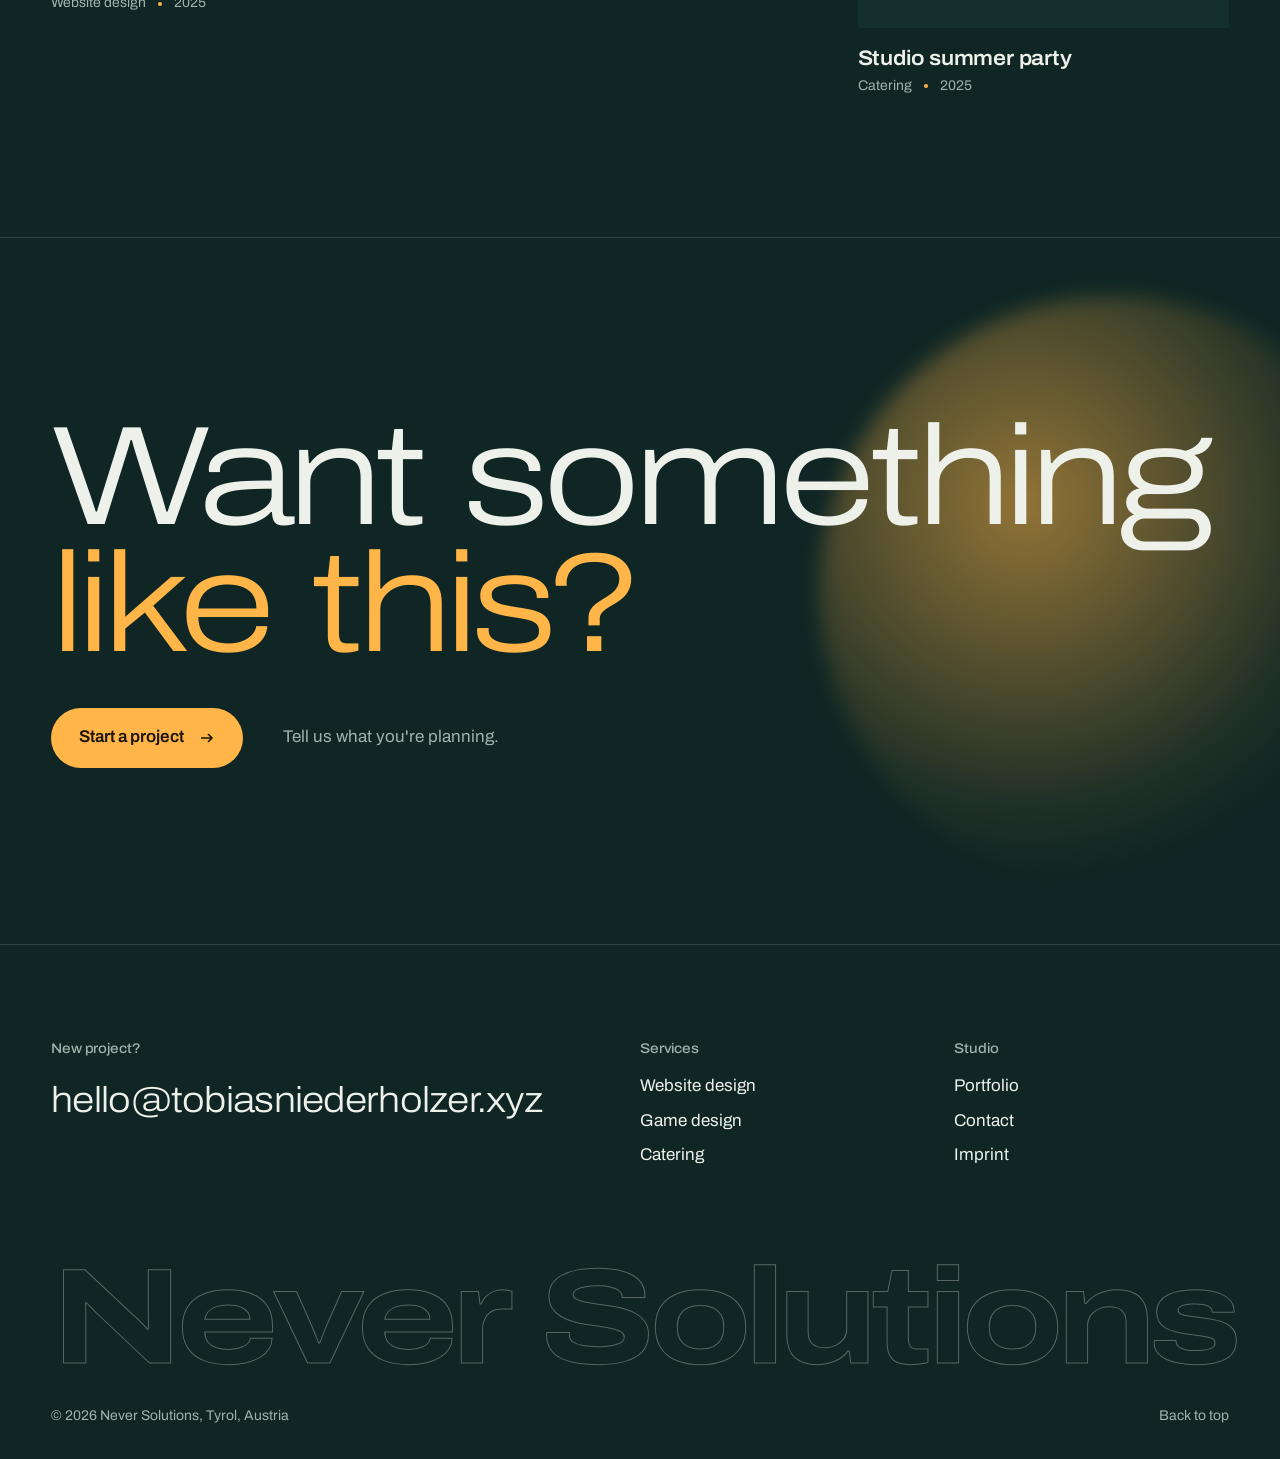
<file: portfolio.html>
<!doctype html>
<html lang="en">
<head>
  <meta charset="utf-8">
  <meta name="viewport" content="width=device-width, initial-scale=1">
  <title>Portfolio | Never Solutions</title>
  <meta name="description" content="Selected websites, games and catered events by Never Solutions.">
  <meta name="theme-color" content="#0f2624">
  <link rel="canonical" href="https://tobiasniederholzer.xyz/portfolio.html">
  <meta property="og:title" content="Portfolio | Never Solutions">
  <meta property="og:description" content="Selected websites, games and catered events by Never Solutions.">
  <meta property="og:url" content="https://tobiasniederholzer.xyz/portfolio.html">
  <meta property="og:type" content="website">
  <link rel="icon" href="assets/favicon.svg" type="image/svg+xml">
  <link rel="preconnect" href="https://fonts.googleapis.com">
  <link rel="preconnect" href="https://fonts.gstatic.com" crossorigin>
  <link href="https://fonts.googleapis.com/css2?family=Archivo:wdth,wght@62..125,100..900&display=swap" rel="stylesheet">
  <link rel="stylesheet" href="assets/style.css">
</head>
<body>
  <a class="skip" href="#main">Skip to content</a>
  <div class="curtain" aria-hidden="true"><span>Never Solutions</span></div>

  <header class="site-header">
    <div class="wrap">
      <a class="brand" href="./"><span class="brand-mark" aria-hidden="true"></span>Never Solutions</a>
      <nav class="nav" id="site-nav" aria-label="Main">
        <ul>
          <li><a href="website-design.html">Website design</a></li>
          <li><a href="game-design.html">Game design</a></li>
          <li><a href="catering.html">Catering</a></li>
          <li><a href="portfolio.html" aria-current="page">Portfolio</a></li>
          <li><a href="contact.html">Contact</a></li>
        </ul>
      </nav>
      <a class="nav-cta" href="contact.html">Start a project</a>
      <button class="nav-toggle" aria-expanded="false" aria-controls="site-nav"><span>Menu</span><i aria-hidden="true"></i></button>
    </div>
  </header>

  <main id="main">
    <section class="page-hero">
      <div class="wrap">
        <h1 class="page-title split">Portfolio</h1>
        <p class="lede reveal">A selection of recent work across websites, games and events.</p>
      </div>
    </section>

    <section class="section">
      <div class="wrap">
        <div class="filters reveal" role="group" aria-label="Filter projects">
          <button type="button" data-filter="all" aria-pressed="true">All work</button>
          <button type="button" data-filter="web" aria-pressed="false">Websites</button>
          <button type="button" data-filter="game" aria-pressed="false">Games</button>
          <button type="button" data-filter="catering" aria-pressed="false">Catering</button>
        </div>

        <!--
          HOW TO ADD A REAL PROJECT
          1. Put an image in assets/projects/ (JPG or WebP, about 1600px wide).
          2. In a card, replace  <div class="g"></div>  with
             <img src="assets/projects/your-image.jpg" alt="Short description">
          3. Change the title and the two meta lines.
          4. data-category = web, game or catering. Add "wide" to the class for a big card.
          5. Change href="contact.html" to a project page or external link if you have one.
        -->

        <div class="work-grid">
          <a class="card wide reveal" href="contact.html" data-category="web" data-cursor="Ask">
            <div class="art art-web"><div class="g"></div></div>
            <h3>Website for an architecture studio</h3>
            <p class="meta"><span>Website design</span><span>2026</span></p>
          </a>
          <a class="card offset reveal" href="contact.html" data-category="game" data-cursor="Ask">
            <div class="art art-game"><div class="g"></div></div>
            <h3>Location-based mobile game</h3>
            <p class="meta"><span>Game concept and design</span><span>2026</span></p>
          </a>
          <a class="card reveal" href="contact.html" data-category="catering" data-cursor="Ask">
            <div class="art art-food"><div class="g"></div></div>
            <h3>Exhibition opening, 80 guests</h3>
            <p class="meta"><span>Catering</span><span>2026</span></p>
          </a>
          <a class="card reveal" href="contact.html" data-category="web" data-cursor="Ask">
            <div class="art art-web art-alt"><div class="g"></div></div>
            <h3>Product launch landing page</h3>
            <p class="meta"><span>Website design</span><span>2025</span></p>
          </a>
          <a class="card reveal" href="contact.html" data-category="game" data-cursor="Ask">
            <div class="art art-game art-alt"><div class="g"></div></div>
            <h3>Route planner with game mechanics</h3>
            <p class="meta"><span>Game design and prototype</span><span>2025</span></p>
          </a>
          <a class="card wide reveal" href="contact.html" data-category="catering" data-cursor="Ask">
            <div class="art art-food art-alt"><div class="g"></div></div>
            <h3>Private dinner, seven courses</h3>
            <p class="meta"><span>Catering</span><span>2025</span></p>
          </a>
          <a class="card wide reveal" href="contact.html" data-category="web" data-cursor="Ask">
            <div class="art art-web"><div class="g"></div></div>
            <h3>Website for a lighting project</h3>
            <p class="meta"><span>Website design</span><span>2025</span></p>
          </a>
          <a class="card offset reveal" href="contact.html" data-category="catering" data-cursor="Ask">
            <div class="art art-food"><div class="g"></div></div>
            <h3>Studio summer party</h3>
            <p class="meta"><span>Catering</span><span>2025</span></p>
          </a>
        </div>
      </div>
    </section>

    <section class="cta">
      <div class="cta-orb" aria-hidden="true"></div>
      <div class="wrap">
        <h2 class="cta-title">Want something<br><em>like this?</em></h2>
        <div class="cta-row">
          <a class="btn" href="contact.html">Start a project <svg viewBox="0 0 16 16" fill="none" aria-hidden="true"><path d="M2 8h11M9 4l4 4-4 4" stroke="currentColor" stroke-width="1.6"/></svg></a>
          <p class="muted">Tell us what you're planning.</p>
        </div>
      </div>
    </section>
  </main>

  <footer class="site-footer">
    <div class="wrap">
      <div class="footer-top">
        <div>
          <h3>New project?</h3>
          <a class="footer-mail" href="mailto:hello@tobiasniederholzer.xyz">hello@tobiasniederholzer.xyz</a>
        </div>
        <div>
          <h3>Services</h3>
          <ul>
            <li><a href="website-design.html">Website design</a></li>
            <li><a href="game-design.html">Game design</a></li>
            <li><a href="catering.html">Catering</a></li>
          </ul>
        </div>
        <div>
          <h3>Studio</h3>
          <ul>
            <li><a href="portfolio.html">Portfolio</a></li>
            <li><a href="contact.html">Contact</a></li>
            <li><a href="imprint.html">Imprint</a></li>
          </ul>
        </div>
      </div>
      <p class="footer-giant" aria-hidden="true">Never Solutions</p>
      <div class="footer-base">
        <span>© <span id="year">2026</span> Never Solutions, Tyrol, Austria</span>
        <button class="to-top" type="button">Back to top</button>
      </div>
    </div>
  </footer>

  <script src="assets/main.js"></script>
</body>
</html>
</file>
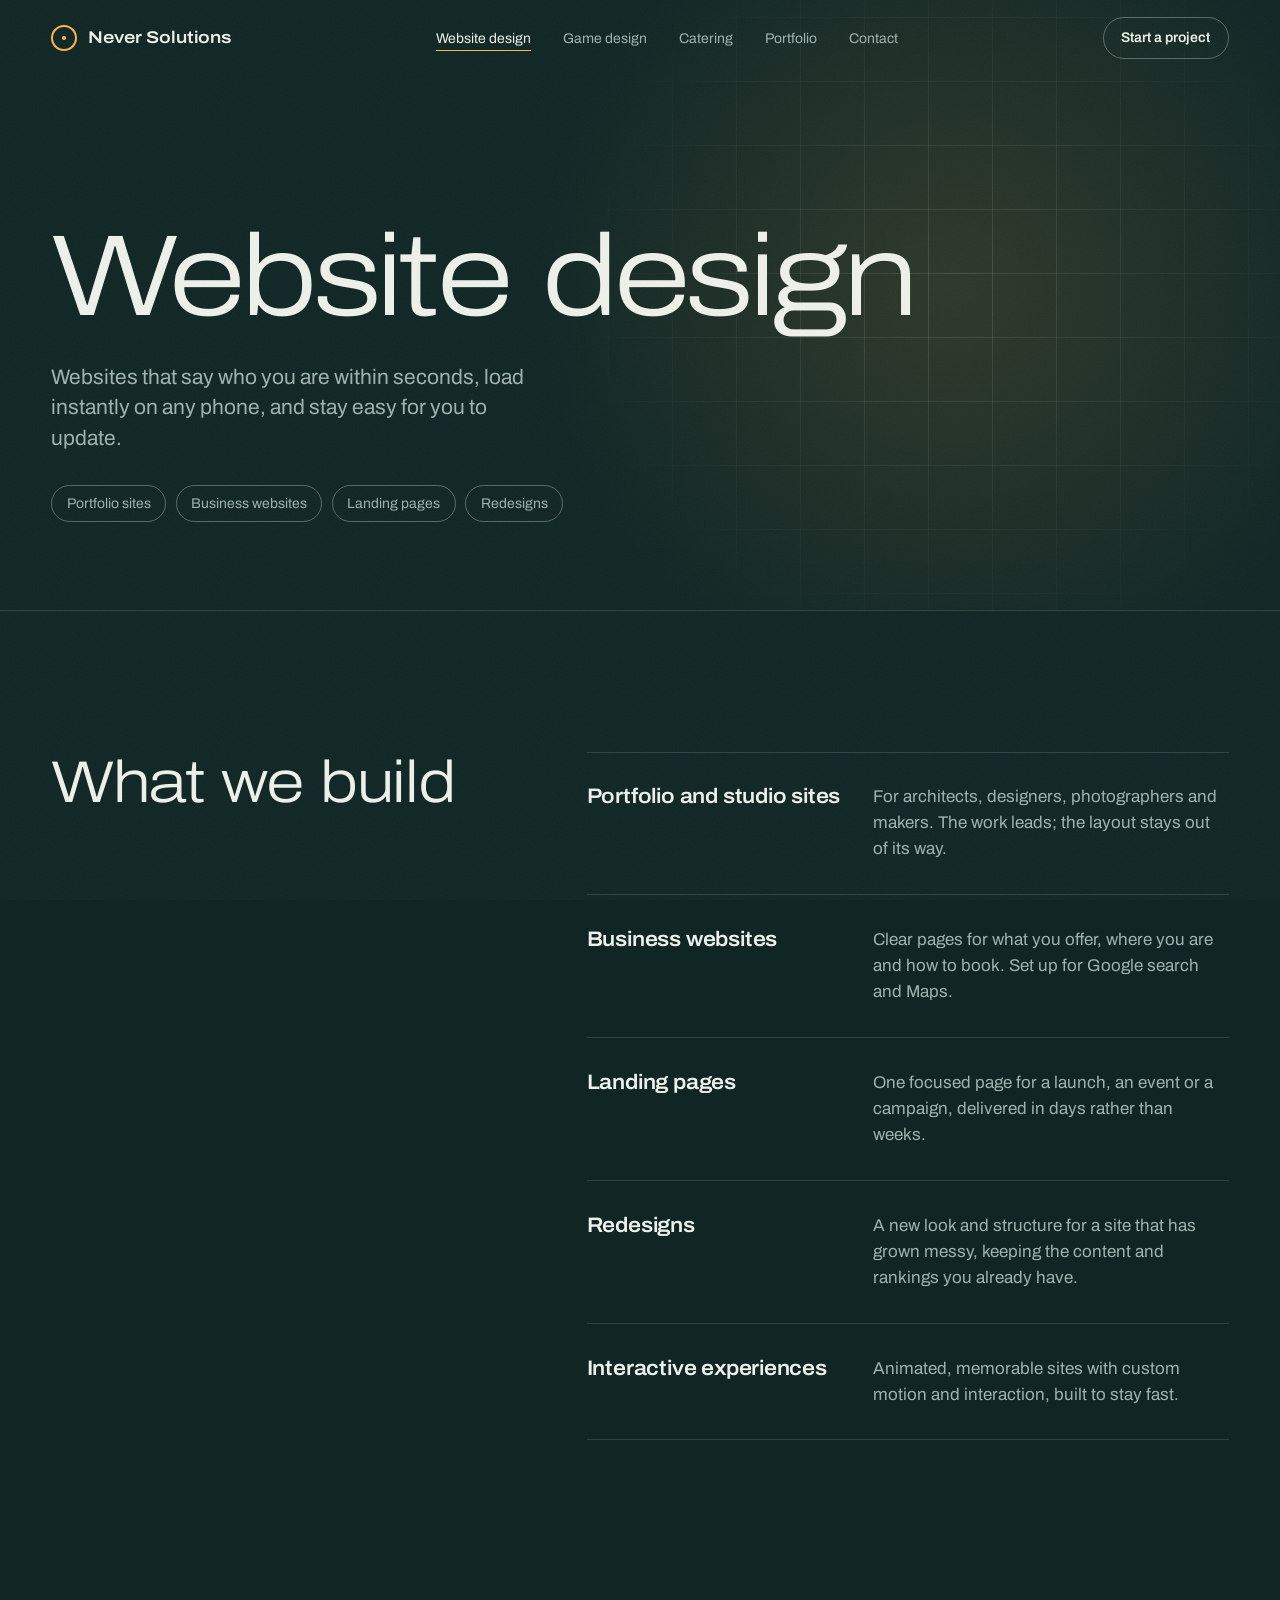
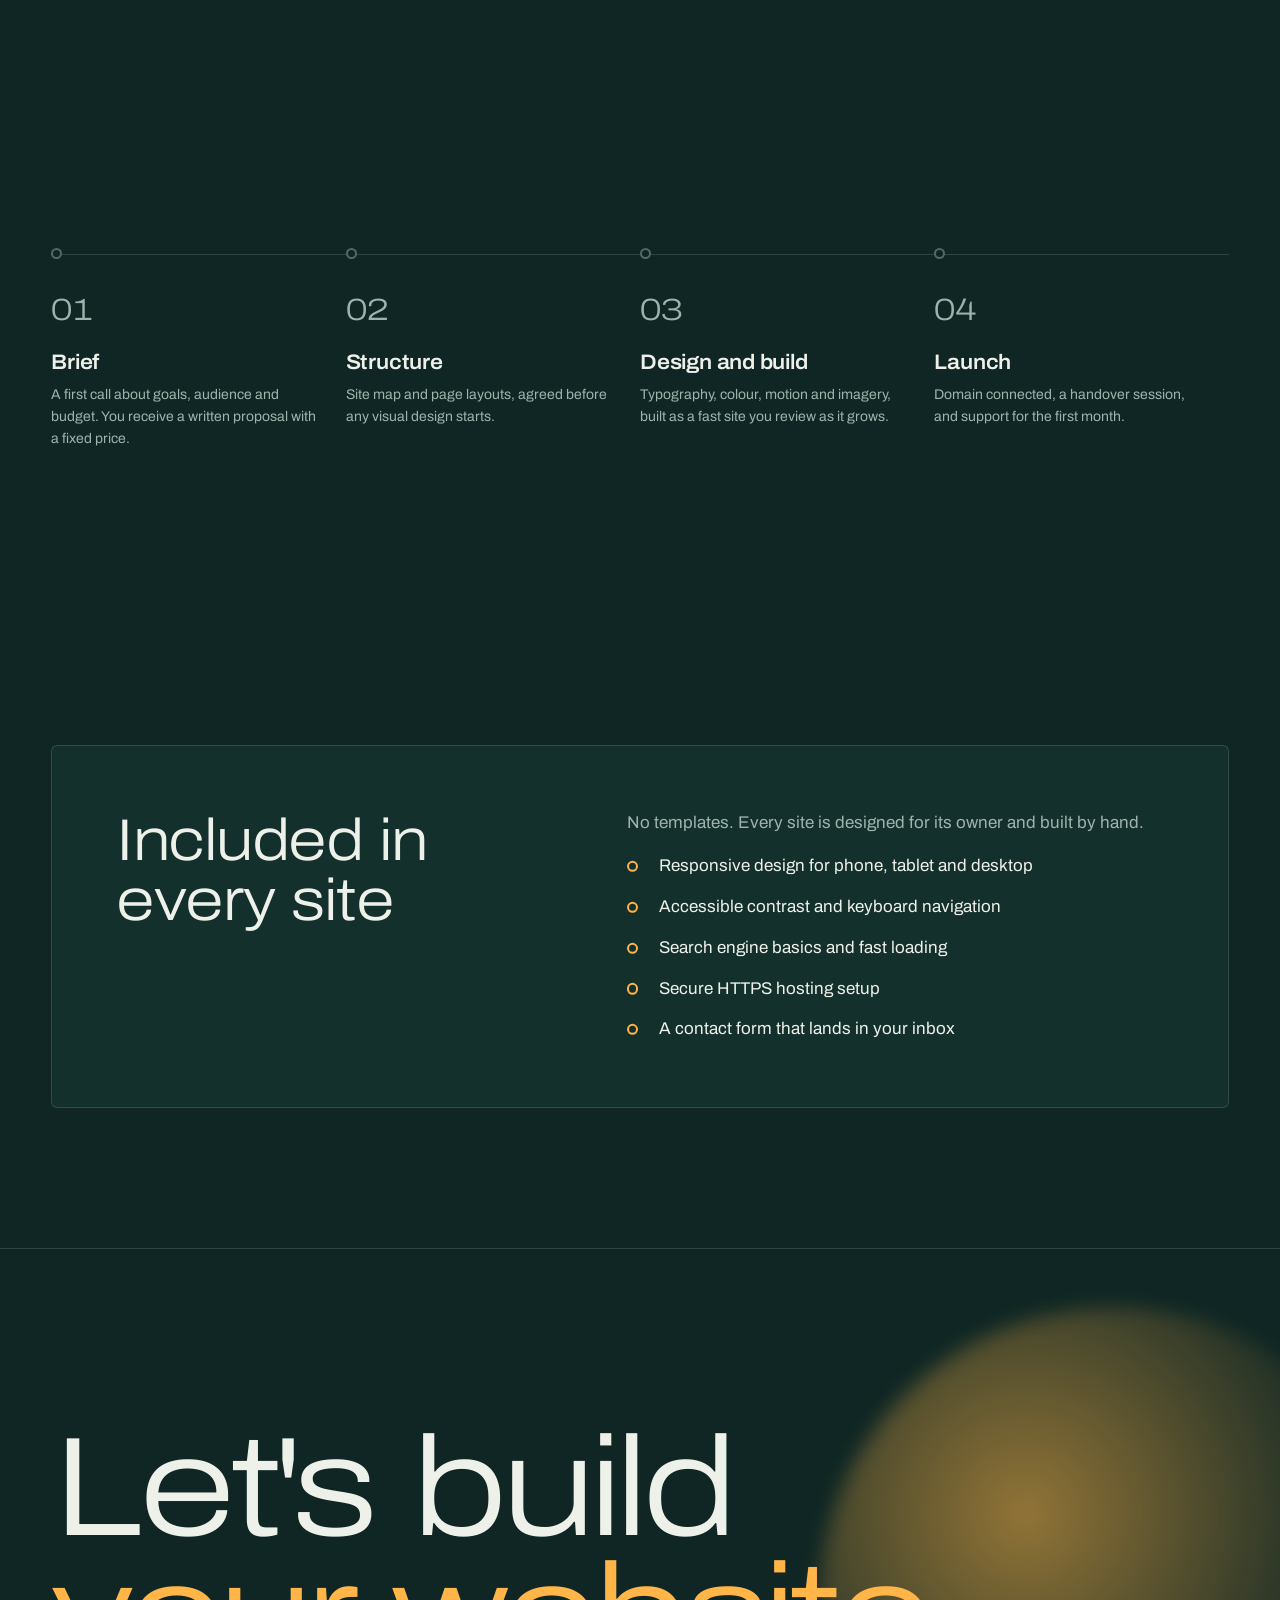
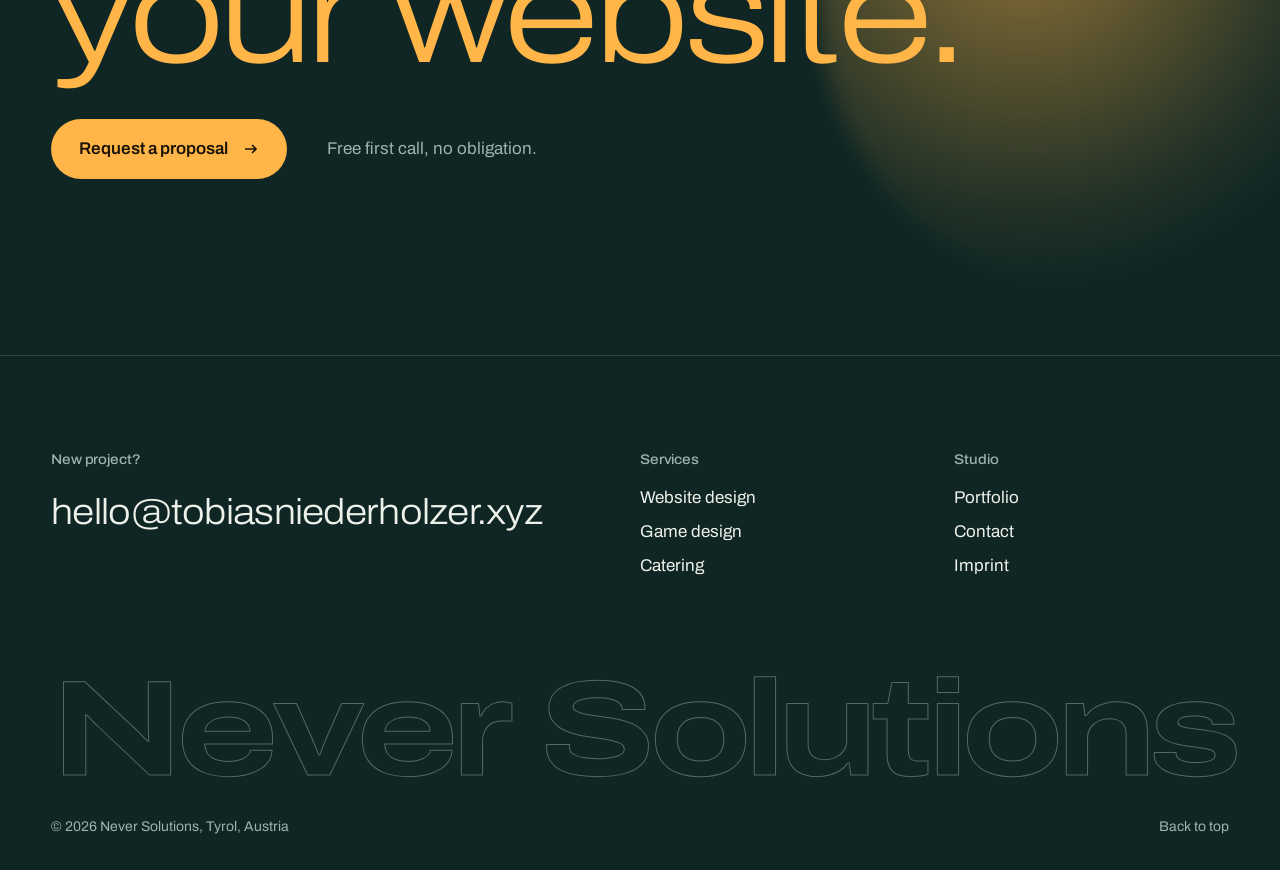
<file: website-design.html>
<!doctype html>
<html lang="en">
<head>
  <meta charset="utf-8">
  <meta name="viewport" content="width=device-width, initial-scale=1">
  <title>Website design | Never Solutions</title>
  <meta name="description" content="Website design and development for studios, practices and businesses in Tyrol and beyond.">
  <meta name="theme-color" content="#0f2624">
  <link rel="canonical" href="https://tobiasniederholzer.xyz/website-design.html">
  <meta property="og:title" content="Website design | Never Solutions">
  <meta property="og:description" content="Website design and development for studios, practices and businesses in Tyrol and beyond.">
  <meta property="og:url" content="https://tobiasniederholzer.xyz/website-design.html">
  <meta property="og:type" content="website">
  <link rel="icon" href="assets/favicon.svg" type="image/svg+xml">
  <link rel="preconnect" href="https://fonts.googleapis.com">
  <link rel="preconnect" href="https://fonts.gstatic.com" crossorigin>
  <link href="https://fonts.googleapis.com/css2?family=Archivo:wdth,wght@62..125,100..900&display=swap" rel="stylesheet">
  <link rel="stylesheet" href="assets/style.css">
</head>
<body>
  <a class="skip" href="#main">Skip to content</a>
  <div class="curtain" aria-hidden="true"><span>Never Solutions</span></div>

  <header class="site-header">
    <div class="wrap">
      <a class="brand" href="./"><span class="brand-mark" aria-hidden="true"></span>Never Solutions</a>
      <nav class="nav" id="site-nav" aria-label="Main">
        <ul>
          <li><a href="website-design.html" aria-current="page">Website design</a></li>
          <li><a href="game-design.html">Game design</a></li>
          <li><a href="catering.html">Catering</a></li>
          <li><a href="portfolio.html">Portfolio</a></li>
          <li><a href="contact.html">Contact</a></li>
        </ul>
      </nav>
      <a class="nav-cta" href="contact.html">Start a project</a>
      <button class="nav-toggle" aria-expanded="false" aria-controls="site-nav"><span>Menu</span><i aria-hidden="true"></i></button>
    </div>
  </header>

  <main id="main">
    <section class="page-hero">
      <div class="wrap">
        <h1 class="page-title split">Website design</h1>
        <p class="lede reveal">Websites that say who you are within seconds, load instantly on any phone, and stay easy for you to update.</p>
        <div class="tagline reveal"><span class="chip">Portfolio sites</span><span class="chip">Business websites</span><span class="chip">Landing pages</span><span class="chip">Redesigns</span></div>
      </div>
    </section>

    <section class="section">
      <div class="wrap split-cols">
        <h2 class="split">What we build</h2>
        <ul class="offers">
          <li><h3>Portfolio and studio sites</h3><p>For architects, designers, photographers and makers. The work leads; the layout stays out of its way.</p></li>
          <li><h3>Business websites</h3><p>Clear pages for what you offer, where you are and how to book. Set up for Google search and Maps.</p></li>
          <li><h3>Landing pages</h3><p>One focused page for a launch, an event or a campaign, delivered in days rather than weeks.</p></li>
          <li><h3>Redesigns</h3><p>A new look and structure for a site that has grown messy, keeping the content and rankings you already have.</p></li>
          <li><h3>Interactive experiences</h3><p>Animated, memorable sites with custom motion and interaction, built to stay fast.</p></li>
        </ul>
      </div>
    </section>

    <section class="section">
      <div class="wrap">
        <div class="section-head">
          <h2 class="split">How a project runs</h2>
        </div>
        <ol class="process">
          <li><h3>Brief</h3><p>A first call about goals, audience and budget. You receive a written proposal with a fixed price.</p></li>
          <li><h3>Structure</h3><p>Site map and page layouts, agreed before any visual design starts.</p></li>
          <li><h3>Design and build</h3><p>Typography, colour, motion and imagery, built as a fast site you review as it grows.</p></li>
          <li><h3>Launch</h3><p>Domain connected, a handover session, and support for the first month.</p></li>
        </ol>
      </div>
    </section>

    <section class="section">
      <div class="wrap">
        <div class="panel reveal">
          <div>
            <h2>Included in every site</h2>
          </div>
          <div>
            <p class="muted">No templates. Every site is designed for its owner and built by hand.</p>
            <ul class="ticks">
            <li>Responsive design for phone, tablet and desktop</li>
            <li>Accessible contrast and keyboard navigation</li>
            <li>Search engine basics and fast loading</li>
            <li>Secure HTTPS hosting setup</li>
            <li>A contact form that lands in your inbox</li>
            </ul>
          </div>
        </div>
      </div>
    </section>

    <section class="cta">
      <div class="cta-orb" aria-hidden="true"></div>
      <div class="wrap">
        <h2 class="cta-title">Let's build<br><em>your website.</em></h2>
        <div class="cta-row">
          <a class="btn" href="contact.html?topic=website">Request a proposal <svg viewBox="0 0 16 16" fill="none" aria-hidden="true"><path d="M2 8h11M9 4l4 4-4 4" stroke="currentColor" stroke-width="1.6"/></svg></a>
          <p class="muted">Free first call, no obligation.</p>
        </div>
      </div>
    </section>
  </main>

  <footer class="site-footer">
    <div class="wrap">
      <div class="footer-top">
        <div>
          <h3>New project?</h3>
          <a class="footer-mail" href="mailto:hello@tobiasniederholzer.xyz">hello@tobiasniederholzer.xyz</a>
        </div>
        <div>
          <h3>Services</h3>
          <ul>
            <li><a href="website-design.html">Website design</a></li>
            <li><a href="game-design.html">Game design</a></li>
            <li><a href="catering.html">Catering</a></li>
          </ul>
        </div>
        <div>
          <h3>Studio</h3>
          <ul>
            <li><a href="portfolio.html">Portfolio</a></li>
            <li><a href="contact.html">Contact</a></li>
            <li><a href="imprint.html">Imprint</a></li>
          </ul>
        </div>
      </div>
      <p class="footer-giant" aria-hidden="true">Never Solutions</p>
      <div class="footer-base">
        <span>© <span id="year">2026</span> Never Solutions, Tyrol, Austria</span>
        <button class="to-top" type="button">Back to top</button>
      </div>
    </div>
  </footer>

  <script src="assets/main.js"></script>
</body>
</html>
</file>
<file: assets/style.css>
/* ==========================================================
   Never Solutions
   Petrol night + sodium-lamp amber. One variable family
   (Archivo, width + weight axes) carries the whole identity.
   ========================================================== */

:root {
  --bg: #0f2624;
  --bg-2: #14302d;
  --bg-3: #1a3b37;
  --ink: #eef1ea;
  --muted: #9fb3ad;
  --line: rgba(238, 241, 234, 0.14);
  --line-strong: rgba(238, 241, 234, 0.32);
  --amber: #ffb547;
  --amber-deep: #f29a1f;
  --on-amber: #1b1407;

  --font: "Archivo", "Helvetica Neue", Arial, sans-serif;

  --step--1: 0.875rem;
  --step-0: 1.0625rem;
  --step-1: 1.3125rem;
  --step-2: clamp(1.6rem, 2.4vw, 2rem);
  --step-3: clamp(2.2rem, 4.6vw, 3.75rem);
  --step-4: clamp(3rem, 9vw, 8rem);

  --gutter: clamp(1.1rem, 4vw, 3.5rem);
  --max: 1400px;
  --ease: cubic-bezier(0.22, 1, 0.36, 1);
  --ease-in-out: cubic-bezier(0.76, 0, 0.24, 1);
}

*,
*::before,
*::after { box-sizing: border-box; }

html { -webkit-text-size-adjust: 100%; scroll-behavior: smooth; }
@media (prefers-reduced-motion: reduce) { html { scroll-behavior: auto; } }

body {
  margin: 0;
  background: var(--bg);
  color: var(--ink);
  font-family: var(--font);
  font-size: var(--step-0);
  line-height: 1.55;
  font-variation-settings: "wdth" 100;
  -webkit-font-smoothing: antialiased;
  overflow-x: hidden;
}

/* film grain for depth */
body::after {
  content: "";
  position: fixed;
  inset: 0;
  pointer-events: none;
  z-index: 90;
  opacity: 0.05;
  background-image: url("data:image/svg+xml,%3Csvg xmlns='http://www.w3.org/2000/svg' width='160' height='160'%3E%3Cfilter id='n'%3E%3CfeTurbulence type='fractalNoise' baseFrequency='.9' numOctaves='2' stitchTiles='stitch'/%3E%3C/filter%3E%3Crect width='100%25' height='100%25' filter='url(%23n)'/%3E%3C/svg%3E");
}

::selection { background: var(--amber); color: var(--on-amber); }

img { max-width: 100%; display: block; }

a { color: inherit; text-decoration: none; }

:focus-visible { outline: 2px solid var(--amber); outline-offset: 4px; }

.skip {
  position: absolute; left: -999px; top: 0; z-index: 100;
  background: var(--amber); color: var(--on-amber); padding: 0.6rem 1rem;
}
.skip:focus { left: 1rem; top: 1rem; }

.wrap { width: 100%; max-width: var(--max); margin: 0 auto; padding: 0 var(--gutter); }

.sr-only {
  position: absolute; width: 1px; height: 1px; overflow: hidden;
  clip: rect(0 0 0 0); white-space: nowrap;
}

/* ---------- Custom cursor (fine pointers only) ---------- */

.cursor, .cursor-dot { display: none; }

@media (pointer: fine) and (prefers-reduced-motion: no-preference) {
  html.has-cursor, html.has-cursor a, html.has-cursor button { cursor: none; }
  html.has-cursor input, html.has-cursor textarea, html.has-cursor select { cursor: text; }

  html.has-cursor .cursor,
  html.has-cursor .cursor-dot {
    display: block;
    position: fixed;
    top: 0; left: 0;
    pointer-events: none;
    z-index: 95;
    border-radius: 50%;
  }
  .cursor-dot {
    width: 6px; height: 6px; margin: -3px 0 0 -3px;
    background: var(--amber);
  }
  .cursor {
    width: 38px; height: 38px; margin: -19px 0 0 -19px;
    border: 1px solid var(--line-strong);
    display: grid; place-items: center;
    transition: width 0.35s var(--ease), height 0.35s var(--ease), margin 0.35s var(--ease),
                background-color 0.35s var(--ease), border-color 0.35s var(--ease);
  }
  .cursor span {
    font-size: 0.75rem; font-weight: 600; color: var(--on-amber);
    opacity: 0; transition: opacity 0.2s;
  }
  .cursor.is-link { width: 64px; height: 64px; margin: -32px 0 0 -32px; border-color: var(--amber); }
  .cursor.is-label {
    width: 92px; height: 92px; margin: -46px 0 0 -46px;
    background: var(--amber); border-color: var(--amber);
  }
  .cursor.is-label span { opacity: 1; }
  .cursor.is-hidden { opacity: 0; }
}

/* ---------- Page transition ---------- */

.curtain {
  position: fixed;
  inset: 0;
  z-index: 80;
  background: var(--amber);
  color: var(--on-amber);
  display: grid;
  place-items: center;
  transform: translateY(100%);
  pointer-events: none;
  visibility: hidden;
}
.curtain.leave, .curtain.arrive { visibility: visible; }
.curtain span {
  font-size: clamp(2rem, 6vw, 4.5rem);
  font-variation-settings: "wdth" 125;
  font-weight: 300;
  letter-spacing: -0.03em;
}
.curtain.leave { animation: curtainIn 0.55s var(--ease-in-out) forwards; }
.curtain.arrive { transform: translateY(0); animation: curtainOut 0.75s var(--ease-in-out) 0.1s forwards; }

@keyframes curtainIn { from { transform: translateY(100%); } to { transform: translateY(0); } }
@keyframes curtainOut { from { transform: translateY(0); } to { transform: translateY(-100%); } }

/* ---------- Header ---------- */

.site-header {
  position: fixed;
  top: 0; left: 0; right: 0;
  z-index: 50;
  transition: background-color 0.4s var(--ease), border-color 0.4s var(--ease), transform 0.5s var(--ease);
  border-bottom: 1px solid transparent;
}
.site-header.scrolled {
  background: rgba(15, 38, 36, 0.82);
  backdrop-filter: blur(14px);
  -webkit-backdrop-filter: blur(14px);
  border-bottom-color: var(--line);
}
.site-header.hidden { transform: translateY(-100%); }

.site-header .wrap {
  display: flex; align-items: center; justify-content: space-between;
  height: 4.75rem; gap: 1rem;
}

.brand {
  display: inline-flex; align-items: center; gap: 0.7rem;
  font-weight: 600; font-variation-settings: "wdth" 115;
  letter-spacing: -0.01em;
}
.brand-mark {
  width: 26px; height: 26px; flex: none;
  border: 2px solid var(--amber); border-radius: 50%;
  position: relative;
}
.brand-mark::after {
  content: ""; position: absolute; inset: 5px;
  background: var(--amber); border-radius: 50%;
  transform: scale(0.35); transition: transform 0.5s var(--ease);
}
.brand:hover .brand-mark::after { transform: scale(1); }

.nav ul { list-style: none; display: flex; gap: 2rem; margin: 0; padding: 0; }
.nav a {
  position: relative; font-size: var(--step--1); color: var(--muted);
  padding: 0.35rem 0; transition: color 0.3s;
}
.nav a::after {
  content: ""; position: absolute; left: 0; right: 0; bottom: 0; height: 1px;
  background: var(--amber); transform: scaleX(0); transform-origin: right;
  transition: transform 0.45s var(--ease);
}
.nav a:hover, .nav a[aria-current="page"] { color: var(--ink); }
.nav a:hover::after, .nav a[aria-current="page"]::after { transform: scaleX(1); transform-origin: left; }

.nav-cta {
  font-size: var(--step--1); font-weight: 600;
  border: 1px solid var(--line-strong); padding: 0.55rem 1.1rem; border-radius: 999px;
  transition: background-color 0.3s, color 0.3s, border-color 0.3s;
}
.nav-cta:hover { background: var(--amber); color: var(--on-amber); border-color: var(--amber); }

.nav-toggle {
  display: none; background: none; border: 0; color: var(--ink);
  font: inherit; font-size: var(--step--1); font-weight: 600; padding: 0.5rem 0; cursor: pointer;
  align-items: center; gap: 0.6rem;
}
.nav-toggle i { display: grid; gap: 5px; }
.nav-toggle i::before, .nav-toggle i::after {
  content: ""; display: block; width: 22px; height: 2px; background: currentColor;
  transition: transform 0.4s var(--ease);
}
.menu-open .nav-toggle i::before { transform: translateY(3.5px) rotate(45deg); }
.menu-open .nav-toggle i::after { transform: translateY(-3.5px) rotate(-45deg); }

@media (max-width: 900px) {
  .nav-cta { display: none; }
  .nav-toggle { display: inline-flex; z-index: 2; }
  .nav {
    position: fixed; inset: 0; z-index: 1;
    background: var(--bg);
    display: flex; align-items: flex-end;
    padding: 6rem var(--gutter) 3rem;
    clip-path: inset(0 0 100% 0);
    transition: clip-path 0.7s var(--ease-in-out);
    visibility: hidden;
  }
  .menu-open .nav { clip-path: inset(0 0 0 0); visibility: visible; }
  .nav ul { flex-direction: column; gap: 0.25rem; width: 100%; }
  .nav li { overflow: hidden; }
  .nav a {
    display: block; font-size: clamp(2.4rem, 11vw, 4rem);
    font-variation-settings: "wdth" 120; font-weight: 300; letter-spacing: -0.03em;
    color: var(--ink); line-height: 1.15;
    transform: translateY(110%); transition: transform 0.7s var(--ease), color 0.3s;
  }
  .nav a::after { display: none; }
  .nav a[aria-current="page"] { color: var(--amber); }
  .menu-open .nav a { transform: translateY(0); }
  .menu-open .nav li:nth-child(2) a { transition-delay: 0.05s; }
  .menu-open .nav li:nth-child(3) a { transition-delay: 0.1s; }
  .menu-open .nav li:nth-child(4) a { transition-delay: 0.15s; }
  .menu-open .nav li:nth-child(5) a { transition-delay: 0.2s; }
  .menu-open .brand { position: relative; z-index: 2; }
  body.menu-open { overflow: hidden; }
}

/* ---------- Type ---------- */

h1, h2, h3 { margin: 0; font-weight: 400; line-height: 1.02; letter-spacing: -0.025em; }

h2 {
  font-size: var(--step-3);
  font-variation-settings: "wdth" 118;
  font-weight: 300;
}
h3 {
  font-size: var(--step-1);
  font-variation-settings: "wdth" 108;
  font-weight: 600; letter-spacing: -0.01em; line-height: 1.2;
}
p { margin: 0 0 1em; max-width: 62ch; }
.muted { color: var(--muted); }
.amber { color: var(--amber); }

.lede { font-size: var(--step-1); line-height: 1.45; color: var(--muted); max-width: 40ch; }

/* split-word reveal for headings */
.split .w { display: inline-block; overflow: hidden; vertical-align: bottom; padding-bottom: 0.08em; margin-bottom: -0.08em; }
.split .w > span { display: inline-block; transform: translateY(105%); transition: transform 1s var(--ease); }
.split.in .w > span { transform: translateY(0); }

/* soft reveal for blocks */
.reveal { opacity: 0; transform: translateY(28px); transition: opacity 1s var(--ease), transform 1s var(--ease); }
.reveal.in { opacity: 1; transform: none; }

@media (prefers-reduced-motion: reduce) {
  .split .w > span, .reveal { transform: none !important; opacity: 1 !important; transition: none !important; }
}
html:not(.js) .split .w > span, html:not(.js) .reveal { transform: none; opacity: 1; }

/* ---------- Hero (home) ---------- */

.hero {
  position: relative;
  min-height: 100svh;
  display: flex; flex-direction: column; justify-content: flex-end;
  padding: 7rem 0 clamp(2rem, 5vw, 3.5rem);
  overflow: hidden;
  isolation: isolate;
  --mx: 50%;
  --my: 40%;
}

/* drafting grid revealed by a lamp that follows the cursor */
.hero::before,
.page-hero::before {
  content: "";
  position: absolute; inset: 0; z-index: -1;
  background-image:
    linear-gradient(var(--line) 1px, transparent 1px),
    linear-gradient(90deg, var(--line) 1px, transparent 1px);
  background-size: 64px 64px;
  background-position: center;
  -webkit-mask-image: radial-gradient(520px circle at var(--mx) var(--my), #000 0%, rgba(0,0,0,.35) 45%, transparent 75%);
          mask-image: radial-gradient(520px circle at var(--mx) var(--my), #000 0%, rgba(0,0,0,.35) 45%, transparent 75%);
}
.hero::after,
.page-hero::after {
  content: "";
  position: absolute; inset: 0; z-index: -2;
  background: radial-gradient(700px circle at var(--mx) var(--my), rgba(255, 181, 71, 0.13), transparent 60%);
}

.wordmark {
  font-size: clamp(3.6rem, 20vw, 19rem);
  font-weight: 300;
  line-height: 0.84;
  letter-spacing: -0.045em;
  margin: 0 0 clamp(1.75rem, 4vw, 3rem);
  white-space: nowrap;
}
.wordmark .line { display: block; overflow: hidden; padding: 0.04em 0 0.06em; }
.wordmark .ch {
  display: inline-block;
  font-variation-settings: "wdth" var(--w, 92), "wght" var(--g, 300);
  transform: translateY(110%);
  will-change: transform;
}
.wordmark .line:nth-child(2) { color: var(--amber); }
.loaded .wordmark .ch { transform: translateY(0); transition: transform 1.2s var(--ease); }
html:not(.js) .wordmark .ch { transform: none; }

.hero-foot {
  display: grid;
  grid-template-columns: minmax(0, 1.4fr) minmax(0, 1fr);
  gap: 2rem 4rem;
  align-items: end;
  border-top: 1px solid var(--line);
  padding-top: 1.75rem;
}
.hero-foot .lede { margin: 0; color: var(--ink); max-width: 30ch; font-size: var(--step-2); line-height: 1.2; font-variation-settings: "wdth" 106; font-weight: 300; }
.hero-foot .side { color: var(--muted); font-size: var(--step--1); display: grid; gap: 1.25rem; justify-items: start; }
.hero-foot .side p { margin: 0; }

.rotator { display: inline-grid; vertical-align: bottom; overflow: hidden; color: var(--amber); transition: width 0.7s var(--ease); }
.rotator span {
  white-space: nowrap; justify-self: start;
  grid-area: 1 / 1; transform: translateY(100%); opacity: 0;
  transition: transform 0.8s var(--ease), opacity 0.8s var(--ease);
}
.rotator span.on { transform: none; opacity: 1; }
.rotator span.off { transform: translateY(-100%); opacity: 0; }
html:not(.js) .rotator span:first-child { transform: none; opacity: 1; }

.scroll-hint {
  position: absolute; right: var(--gutter); top: 50%;
  writing-mode: vertical-rl; font-size: 0.8rem; color: var(--muted);
  display: flex; align-items: center; gap: 0.8rem;
}
.scroll-hint::after {
  content: ""; width: 1px; height: 60px; background: var(--line-strong);
  background-image: linear-gradient(var(--amber), var(--amber));
  background-size: 100% 30%; background-repeat: no-repeat;
  animation: drip 2.2s var(--ease-in-out) infinite;
}
@keyframes drip { from { background-position: 0 -30%; } to { background-position: 0 130%; } }

@media (max-width: 800px) {
  .wordmark { font-size: 18.5vw; }
  .hero-foot { grid-template-columns: 1fr; }
  .scroll-hint { display: none; }
}

/* ---------- Marquee ---------- */

.marquee {
  background: var(--amber);
  color: var(--on-amber);
  overflow: hidden;
  padding: 1.1rem 0;
  transform: rotate(-1.5deg) scale(1.03);
  margin: clamp(2rem, 6vw, 4rem) 0;
}
.marquee-track {
  display: flex; width: max-content;
  animation: marquee 32s linear infinite;
}
.marquee:hover .marquee-track { animation-play-state: paused; }
.marquee-track span {
  font-size: clamp(1.6rem, 3.6vw, 2.75rem);
  font-variation-settings: "wdth" 125; font-weight: 500;
  letter-spacing: -0.02em; white-space: nowrap;
  padding: 0 1.2rem; display: inline-flex; align-items: center; gap: 2.4rem;
}
.marquee-track span::after { content: ""; width: 0.5em; height: 0.5em; border: 2px solid currentColor; border-radius: 50%; }
@keyframes marquee { to { transform: translateX(-50%); } }
@media (prefers-reduced-motion: reduce) { .marquee-track { animation: none; } }

/* ---------- Sections ---------- */

.section { padding: clamp(4.5rem, 11vw, 9rem) 0; position: relative; }
.section-head {
  display: flex; justify-content: space-between; align-items: end; gap: 2rem;
  margin-bottom: clamp(2.5rem, 6vw, 4.5rem); flex-wrap: wrap;
}
.section-head h2 { max-width: 14ch; }
.section-head p { margin: 0; color: var(--muted); max-width: 36ch; }

.split-cols { display: grid; grid-template-columns: minmax(0, 5fr) minmax(0, 7fr); gap: clamp(2rem, 6vw, 6rem); }
@media (max-width: 860px) { .split-cols { grid-template-columns: 1fr; } }

/* ---------- Service rows (home) ---------- */

.rows { list-style: none; margin: 0; padding: 0; border-top: 1px solid var(--line); }
.row { position: relative; border-bottom: 1px solid var(--line); overflow: hidden; }
.row a {
  position: relative; z-index: 1;
  display: grid;
  grid-template-columns: minmax(0, 1.3fr) minmax(0, 1fr) auto;
  align-items: center; gap: 1.5rem 3rem;
  padding: clamp(1.75rem, 4vw, 3rem) 0;
  transition: color 0.5s var(--ease), padding 0.6s var(--ease);
}
.row::before {
  content: ""; position: absolute; inset: 0; z-index: 0;
  background: var(--amber);
  transform: translateY(101%);
  transition: transform 0.6s var(--ease);
}
.row:hover::before, .row:focus-within::before { transform: translateY(0); }
.row:hover a, .row:focus-within a { color: var(--on-amber); padding-left: clamp(1rem, 3vw, 2.5rem); padding-right: clamp(1rem, 3vw, 2.5rem); }
.row-name {
  font-size: clamp(2.2rem, 5.2vw, 5rem);
  font-variation-settings: "wdth" 120; font-weight: 300; letter-spacing: -0.04em; line-height: 1;
  transition: font-variation-settings 0.6s var(--ease);
}
.row:hover .row-name { font-variation-settings: "wdth" 125; font-weight: 500; }
.row-desc { color: var(--muted); margin: 0; transition: color 0.5s; }
.row:hover .row-desc, .row:focus-within .row-desc { color: var(--on-amber); }
.row-go {
  width: 3.5rem; height: 3.5rem; border-radius: 50%;
  border: 1px solid var(--line-strong);
  display: grid; place-items: center;
  transition: transform 0.6s var(--ease), border-color 0.4s;
}
.row-go svg { width: 18px; height: 18px; }
.row:hover .row-go { transform: rotate(-45deg); border-color: var(--on-amber); }

@media (max-width: 760px) {
  .row a { grid-template-columns: 1fr auto; }
  .row-desc { grid-column: 1 / -1; grid-row: 2; }
}

/* ---------- Light-up statement ---------- */

.statement {
  font-size: clamp(1.9rem, 4.4vw, 3.6rem);
  font-variation-settings: "wdth" 110; font-weight: 300;
  line-height: 1.12; letter-spacing: -0.025em;
  max-width: 24ch; margin: 0;
}
.statement .lw { color: rgba(238, 241, 234, 0.16); transition: color 0.35s linear; }
.statement .lw.lit { color: var(--ink); }
.statement .lw.lit.hl { color: var(--amber); }
html:not(.js) .statement .lw { color: var(--ink); }
@media (prefers-reduced-motion: reduce) { .statement .lw { color: var(--ink); } }

/* ---------- Principles ---------- */

.principles { display: grid; grid-template-columns: repeat(3, minmax(0, 1fr)); gap: 0; border-top: 1px solid var(--line); }
.principles > div { padding: 2rem 2rem 0 0; }
.principles > div + div { padding-left: 2rem; border-left: 1px solid var(--line); }
.principles h3 { margin-bottom: 0.75rem; }
.principles p { color: var(--muted); font-size: var(--step--1); margin: 0; }
@media (max-width: 760px) {
  .principles { grid-template-columns: 1fr; }
  .principles > div + div { padding-left: 0; border-left: 0; border-top: 1px solid var(--line); }
  .principles > div { padding-bottom: 2rem; }
}

/* ---------- Work cards ---------- */

.work-grid { display: grid; grid-template-columns: repeat(12, minmax(0, 1fr)); gap: clamp(2rem, 4vw, 3.5rem) clamp(1rem, 2.5vw, 2rem); }
.card { grid-column: span 4; display: block; }
.card.wide { grid-column: span 8; }
.card.offset { margin-top: clamp(0rem, 8vw, 7rem); }
@media (max-width: 900px) { .card, .card.wide { grid-column: span 6; } .card.offset { margin-top: 0; } }
@media (max-width: 560px) { .card, .card.wide { grid-column: span 12; } }
.card[hidden] { display: none; }

.art {
  position: relative;
  aspect-ratio: 4 / 5;
  overflow: hidden;
  border-radius: 4px;
  margin-bottom: 1.1rem;
  background: var(--bg-2);
  isolation: isolate;
}
.card.wide .art { aspect-ratio: 16 / 10; }
.art > * { position: absolute; }
.art img { inset: 0; width: 100%; height: 100%; object-fit: cover; transition: transform 1.2s var(--ease); }
.card:hover .art img { transform: scale(1.05); }

/* generative placeholder compositions — replace with real images */
.art .g { inset: -10%; transition: transform 1.4s var(--ease); }
.card:hover .art .g { transform: scale(1.06) rotate(-1.5deg); }

.art-web .g {
  background:
    linear-gradient(var(--bg-3) 0 0) 12% 14% / 76% 8% no-repeat,
    linear-gradient(var(--amber) 0 0) 12% 30% / 42% 34% no-repeat,
    linear-gradient(var(--bg-3) 0 0) 60% 30% / 28% 15% no-repeat,
    linear-gradient(var(--bg-3) 0 0) 60% 50% / 28% 14% no-repeat,
    repeating-linear-gradient(var(--line) 0 1px, transparent 1px 22px) 12% 76% / 76% 16% no-repeat,
    var(--bg-2);
}
.art-game .g {
  background:
    radial-gradient(circle at 70% 35%, var(--amber) 0 9%, transparent 9.3%),
    linear-gradient(90deg, transparent 0 48%, var(--line-strong) 48% 49%, transparent 49%) 0 0 / 60px 60px,
    linear-gradient(transparent 0 48%, var(--line-strong) 48% 49%, transparent 49%) 0 0 / 60px 60px,
    conic-gradient(from 200deg at 30% 70%, var(--bg-3), var(--bg-2) 30%, var(--bg-3) 60%, var(--bg-2));
}
.art-food .g {
  background:
    radial-gradient(circle at 50% 52%, transparent 0 22%, var(--amber) 22.4% 23.6%, transparent 24%),
    radial-gradient(circle at 50% 52%, var(--bg-3) 0 30%, transparent 30.4%),
    radial-gradient(circle at 50% 52%, transparent 0 36%, var(--line-strong) 36.3% 36.8%, transparent 37%),
    radial-gradient(circle at 78% 22%, rgba(255,181,71,.5) 0 4%, transparent 4.4%),
    var(--bg-2);
}
.art-alt .g { filter: hue-rotate(-12deg) saturate(1.1); }

.card h3 { font-size: var(--step-1); margin-bottom: 0.25rem; }
.card .meta { color: var(--muted); font-size: var(--step--1); margin: 0; display: flex; gap: 0.75rem; flex-wrap: wrap; }
.card .meta span + span::before { content: ""; display: inline-block; width: 4px; height: 4px; border-radius: 50%; background: var(--amber); margin-right: 0.75rem; vertical-align: middle; }

/* ---------- Filters ---------- */

.filters { display: flex; flex-wrap: wrap; gap: 0.6rem; margin-bottom: 3rem; }
.filters button {
  font: inherit; font-size: var(--step--1); font-weight: 500;
  background: transparent; color: var(--muted);
  border: 1px solid var(--line-strong); border-radius: 999px;
  padding: 0.55rem 1.15rem; cursor: pointer;
  transition: background-color 0.3s, color 0.3s, border-color 0.3s;
}
.filters button:hover { color: var(--ink); border-color: var(--ink); }
.filters button[aria-pressed="true"] { background: var(--amber); border-color: var(--amber); color: var(--on-amber); }

/* ---------- Page hero (subpages) ---------- */

.page-hero {
  position: relative; isolation: isolate; overflow: hidden;
  padding: clamp(9rem, 20vw, 14rem) 0 clamp(3rem, 7vw, 5.5rem);
  border-bottom: 1px solid var(--line);
  --mx: 70%; --my: 30%;
}
.page-title {
  font-size: var(--step-4);
  font-weight: 300;
  font-variation-settings: "wdth" 122;
  letter-spacing: -0.045em;
  line-height: 0.92;
  margin-bottom: 2rem;
  max-width: 12ch;
}
.page-hero .lede { max-width: 42ch; }
.page-hero .tagline { display: flex; gap: 0.6rem; flex-wrap: wrap; margin-top: 2rem; }
.chip {
  font-size: var(--step--1); border: 1px solid var(--line-strong); border-radius: 999px;
  padding: 0.4rem 0.9rem; color: var(--muted);
}

/* ---------- Offer list (subpages) ---------- */

.offers { list-style: none; margin: 0; padding: 0; }
.offers li {
  position: relative;
  display: grid; grid-template-columns: minmax(0, 5fr) minmax(0, 7fr); gap: 0.75rem 2rem;
  padding: 2rem 0;
}
.offers li::after {
  content: ""; position: absolute; left: 0; right: 0; bottom: 0; height: 1px;
  background: var(--line); transform: scaleX(0); transform-origin: left;
  transition: transform 1.2s var(--ease);
}
.offers li.in::after { transform: scaleX(1); }
.offers li:first-child::before {
  content: ""; position: absolute; left: 0; right: 0; top: 0; height: 1px; background: var(--line);
}
.offers h3 { transition: color 0.3s; }
.offers li:hover h3 { color: var(--amber); }
.offers p { margin: 0; color: var(--muted); }
@media (max-width: 640px) { .offers li { grid-template-columns: 1fr; } }
html:not(.js) .offers li::after { transform: none; }

/* ---------- Process (real sequence) ---------- */

.process {
  list-style: none; margin: 0; padding: 0; counter-reset: s;
  display: grid; grid-template-columns: repeat(4, minmax(0, 1fr));
  position: relative;
}
.process::before {
  content: ""; position: absolute; left: 0; right: 0; top: 0; height: 1px; background: var(--line);
}
.process::after {
  content: ""; position: absolute; left: 0; top: 0; height: 2px; width: 100%;
  background: var(--amber); transform: scaleX(var(--p, 0)); transform-origin: left;
}
.process li { counter-increment: s; padding: 2rem 1.75rem 0 0; position: relative; }
.process li::before {
  content: counter(s, decimal-leading-zero);
  display: block; font-size: var(--step-2);
  font-variation-settings: "wdth" 125; font-weight: 300;
  color: var(--muted); margin-bottom: 1rem; font-variant-numeric: tabular-nums;
  transition: color 0.4s;
}
.process li.on::before { color: var(--amber); }
.process li span.dot {
  position: absolute; top: -6px; left: 0; width: 11px; height: 11px; border-radius: 50%;
  background: var(--bg); border: 2px solid var(--line-strong); transition: background-color 0.4s, border-color 0.4s;
}
.process li.on span.dot { background: var(--amber); border-color: var(--amber); }
.process p { color: var(--muted); font-size: var(--step--1); margin-top: 0.6rem; }
@media (max-width: 860px) {
  .process { grid-template-columns: 1fr 1fr; row-gap: 2.5rem; }
  .process::after { display: none; }
}
@media (max-width: 480px) { .process { grid-template-columns: 1fr; } }

/* ---------- Feature panel ---------- */

.panel {
  background: var(--bg-2);
  border: 1px solid var(--line);
  border-radius: 6px;
  padding: clamp(2rem, 5vw, 4rem);
  display: grid; grid-template-columns: minmax(0, 1fr) minmax(0, 1.2fr); gap: 2rem 4rem;
}
.ticks { list-style: none; margin: 0; padding: 0; display: grid; gap: 0.9rem; }
.ticks li { display: grid; grid-template-columns: 1.4rem 1fr; gap: 0.6rem; align-items: baseline; }
.ticks li::before {
  content: ""; width: 0.7rem; height: 0.7rem; border-radius: 50%;
  border: 2px solid var(--amber); transform: translateY(0.05rem);
}
@media (max-width: 760px) { .panel { grid-template-columns: 1fr; } }

/* ---------- Buttons ---------- */

.btn {
  position: relative; overflow: hidden; isolation: isolate;
  display: inline-flex; align-items: center; gap: 0.9rem;
  font: inherit; font-weight: 600; font-size: var(--step-0);
  color: var(--on-amber); background: var(--amber);
  border: 0; border-radius: 999px;
  padding: 1.05rem 1.75rem; cursor: pointer;
  transition: transform 0.4s var(--ease);
}
.btn::before {
  content: ""; position: absolute; inset: 0; z-index: -1;
  background: var(--ink); border-radius: inherit;
  transform: translateY(101%); transition: transform 0.5s var(--ease);
}
.btn:hover::before { transform: translateY(0); }
.btn svg { width: 16px; height: 16px; transition: transform 0.5s var(--ease); }
.btn:hover svg { transform: translateX(4px) rotate(-45deg); }

.btn.ghost { background: transparent; color: var(--ink); box-shadow: inset 0 0 0 1px var(--line-strong); }
.btn.ghost::before { background: var(--amber); }
.btn.ghost:hover { color: var(--on-amber); }

/* ---------- Big CTA ---------- */

.cta {
  position: relative; overflow: hidden;
  padding: clamp(6rem, 14vw, 11rem) 0;
  border-top: 1px solid var(--line);
  text-align: left;
}
.cta-title {
  font-size: clamp(3.2rem, 11vw, 10rem);
  font-weight: 300; font-variation-settings: "wdth" 125;
  letter-spacing: -0.05em; line-height: 0.9;
  margin-bottom: 2.5rem;
}
.cta-title em { font-style: normal; color: var(--amber); }
.cta-row { display: flex; flex-wrap: wrap; align-items: center; gap: 1.5rem 2.5rem; }
.cta-row .muted { margin: 0; }
.cta-orb {
  position: absolute; right: -10vw; top: 50%; width: 46vw; height: 46vw; max-width: 640px; max-height: 640px;
  translate: 0 -50%;
  border-radius: 50%;
  background: radial-gradient(circle at 35% 35%, rgba(255,181,71,.55), rgba(255,181,71,.08) 55%, transparent 70%);
  filter: blur(10px);
  z-index: -1;
  animation: breathe 7s ease-in-out infinite;
}
@keyframes breathe { 50% { transform: scale(1.08); opacity: 0.8; } }
@media (prefers-reduced-motion: reduce) { .cta-orb { animation: none; } }

/* ---------- Contact ---------- */

.contact-grid { display: grid; grid-template-columns: minmax(0, 7fr) minmax(0, 4fr); gap: clamp(2.5rem, 7vw, 6rem); }
@media (max-width: 860px) { .contact-grid { grid-template-columns: 1fr; } }

form { display: grid; gap: 2rem; }
.topics { display: flex; flex-wrap: wrap; gap: 0.6rem; border: 0; padding: 0; margin: 0; }
.topics legend { font-size: var(--step--1); color: var(--muted); margin-bottom: 0.9rem; padding: 0; }
.topics input { position: absolute; opacity: 0; pointer-events: none; }
.topics label {
  font-size: var(--step--1); font-weight: 500; cursor: pointer;
  border: 1px solid var(--line-strong); border-radius: 999px; padding: 0.6rem 1.15rem;
  transition: background-color 0.3s, color 0.3s, border-color 0.3s;
}
.topics label:hover { border-color: var(--ink); }
.topics input:checked + label { background: var(--amber); color: var(--on-amber); border-color: var(--amber); }
.topics input:focus-visible + label { outline: 2px solid var(--amber); outline-offset: 3px; }

.row-2 { display: grid; grid-template-columns: 1fr 1fr; gap: 2rem; }
@media (max-width: 560px) { .row-2 { grid-template-columns: 1fr; } }

.field { position: relative; }
.field input, .field textarea {
  width: 100%; font: inherit; font-size: var(--step-1); color: var(--ink);
  background: transparent; border: 0; border-bottom: 1px solid var(--line-strong);
  padding: 1.6rem 0 0.7rem; border-radius: 0;
  transition: border-color 0.3s;
}
.field textarea { min-height: 9rem; resize: vertical; }
.field label {
  position: absolute; left: 0; top: 1.6rem; color: var(--muted);
  font-size: var(--step-1); pointer-events: none;
  transform-origin: left top; transition: transform 0.4s var(--ease), color 0.3s;
}
.field input:focus, .field textarea:focus { outline: none; border-bottom-color: var(--amber); }
.field input:focus + label, .field textarea:focus + label,
.field input:not(:placeholder-shown) + label, .field textarea:not(:placeholder-shown) + label {
  transform: translateY(-1.5rem) scale(0.7); color: var(--amber);
}
.field::after {
  content: ""; position: absolute; left: 0; right: 0; bottom: 0; height: 2px; background: var(--amber);
  transform: scaleX(0); transform-origin: left; transition: transform 0.6s var(--ease);
}
.field:focus-within::after { transform: scaleX(1); }

.form-status { min-height: 1.5em; margin: 0; font-size: var(--step--1); color: var(--muted); }
.form-status.ok { color: var(--amber); }

.details dl { margin: 0; }
.details dt { font-size: var(--step--1); color: var(--muted); margin-top: 1.75rem; }
.details dt:first-child { margin-top: 0; }
.details dd { margin: 0.3rem 0 0; font-size: var(--step-1); }
.details a { background: linear-gradient(var(--amber), var(--amber)) 0 100% / 0 1px no-repeat; transition: background-size 0.5s var(--ease); }
.details a:hover { background-size: 100% 1px; }

.status-pill {
  display: inline-flex; align-items: center; gap: 0.6rem;
  font-size: var(--step--1); border: 1px solid var(--line-strong); border-radius: 999px; padding: 0.45rem 1rem;
}
.status-pill::before {
  content: ""; width: 8px; height: 8px; border-radius: 50%; background: #6fe0a5;
  box-shadow: 0 0 0 0 rgba(111, 224, 165, 0.6); animation: ping 2s infinite;
}
@keyframes ping { 70% { box-shadow: 0 0 0 9px rgba(111, 224, 165, 0); } 100% { box-shadow: 0 0 0 0 rgba(111, 224, 165, 0); } }

/* ---------- Footer ---------- */

.site-footer { border-top: 1px solid var(--line); padding: clamp(3.5rem, 8vw, 6rem) 0 2rem; overflow: hidden; }
.footer-top {
  display: grid; grid-template-columns: minmax(0, 2fr) repeat(2, minmax(0, 1fr)); gap: 2.5rem;
  margin-bottom: clamp(3rem, 8vw, 6rem);
}
.footer-top h3 { font-size: var(--step--1); color: var(--muted); font-weight: 500; margin-bottom: 1rem; }
.footer-top ul { list-style: none; margin: 0; padding: 0; display: grid; gap: 0.5rem; }
.footer-top a { transition: color 0.3s; }
.footer-top a:hover { color: var(--amber); }
.footer-mail {
  font-size: clamp(1.4rem, 3vw, 2.25rem); font-variation-settings: "wdth" 112; font-weight: 300;
  letter-spacing: -0.02em; display: inline-block;
  background: linear-gradient(var(--amber), var(--amber)) 0 100% / 0 2px no-repeat;
  transition: background-size 0.6s var(--ease), color 0.3s;
  word-break: break-all;
}
.footer-mail:hover { background-size: 100% 2px; color: var(--amber); }
@media (max-width: 760px) { .footer-top { grid-template-columns: 1fr 1fr; } .footer-top > :first-child { grid-column: 1 / -1; } }

.footer-giant {
  font-size: clamp(2.6rem, 10.6vw, 10.5rem);
  font-weight: 700; font-variation-settings: "wdth" 125;
  letter-spacing: -0.05em; line-height: 0.8;
  white-space: nowrap;
  color: transparent;
  -webkit-text-stroke: 1px var(--line-strong);
  margin: 0 0 2rem;
  user-select: none;
  transition: color 0.8s var(--ease);
}
.footer-giant:hover { color: var(--amber); -webkit-text-stroke-color: var(--amber); }

.footer-base {
  display: flex; justify-content: space-between; flex-wrap: wrap; gap: 1rem;
  font-size: var(--step--1); color: var(--muted);
}
.footer-base a:hover { color: var(--ink); }
.to-top { background: none; border: 0; color: inherit; font: inherit; cursor: pointer; padding: 0; }
.to-top:hover { color: var(--amber); }

/* keep the full-screen menu from being clipped by the blurred header */
.menu-open .site-header { backdrop-filter: none; -webkit-backdrop-filter: none; background: transparent; border-bottom-color: transparent; }
</file>
